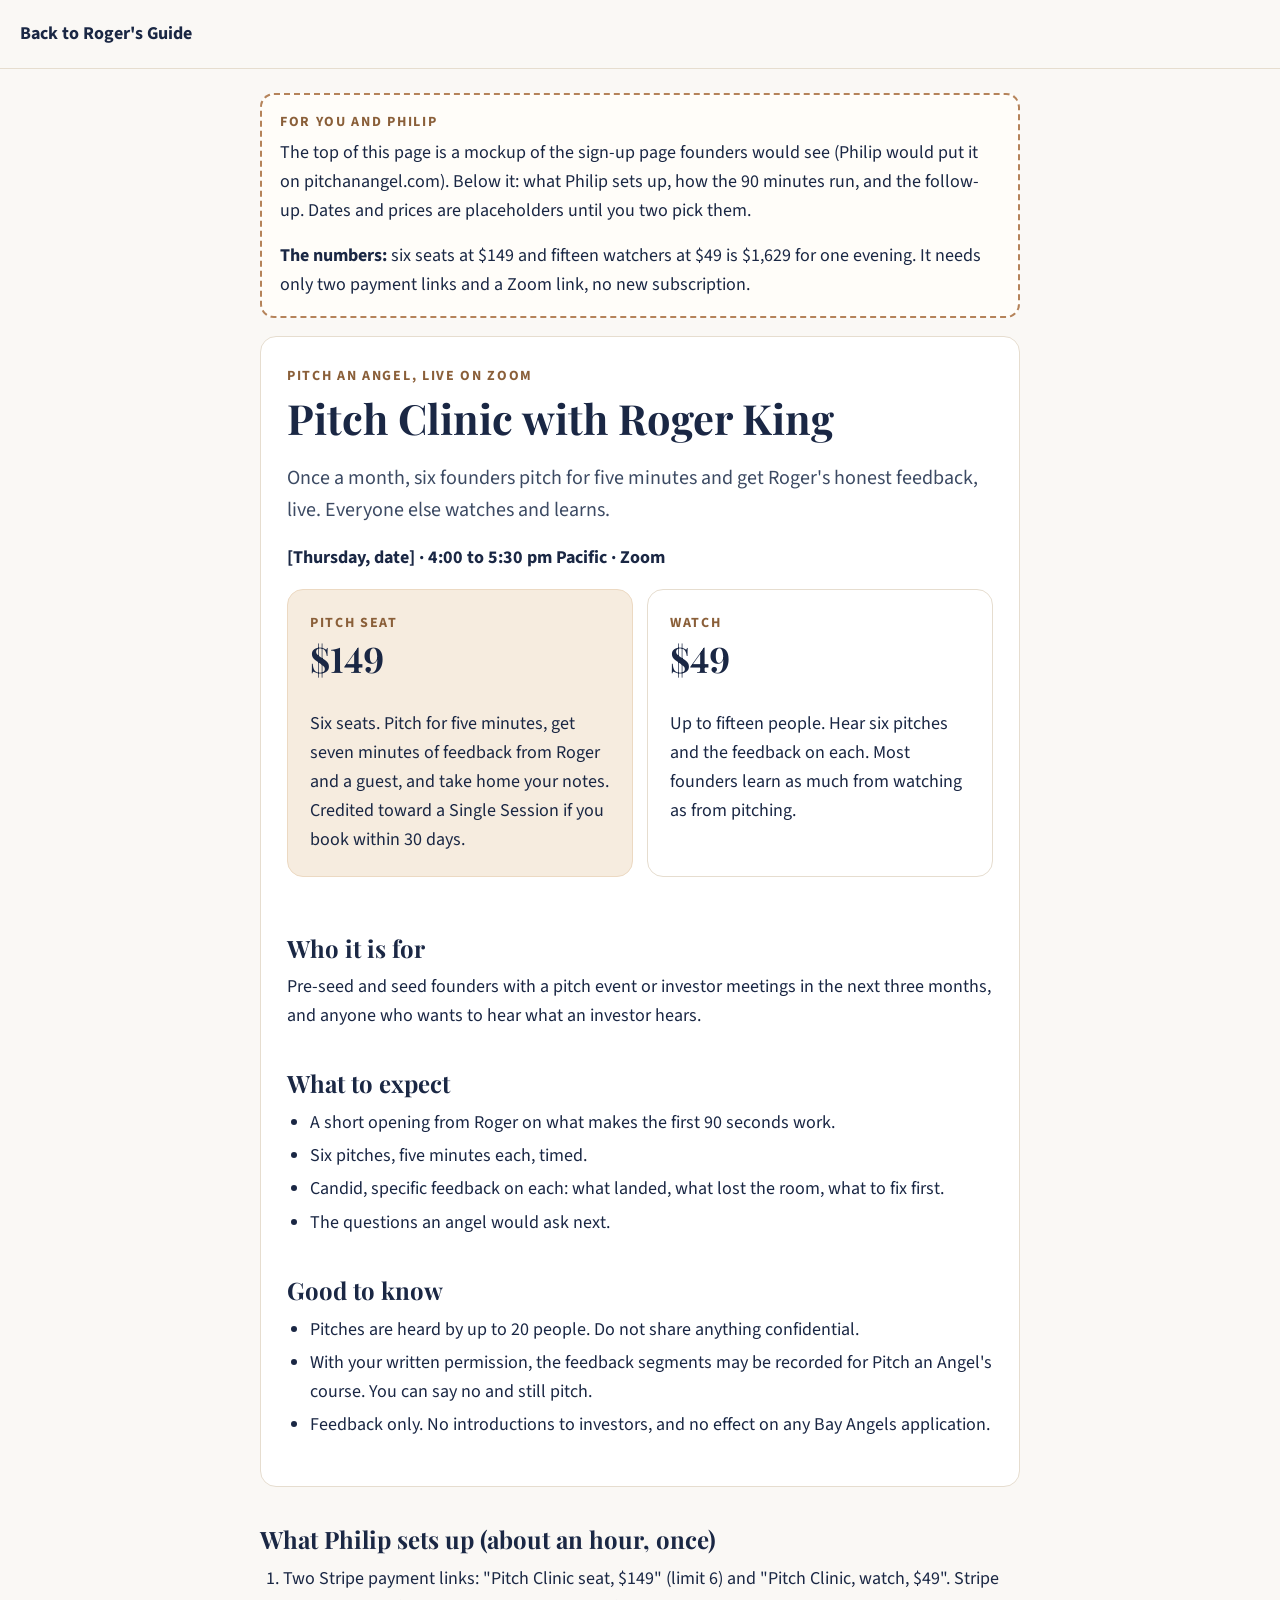
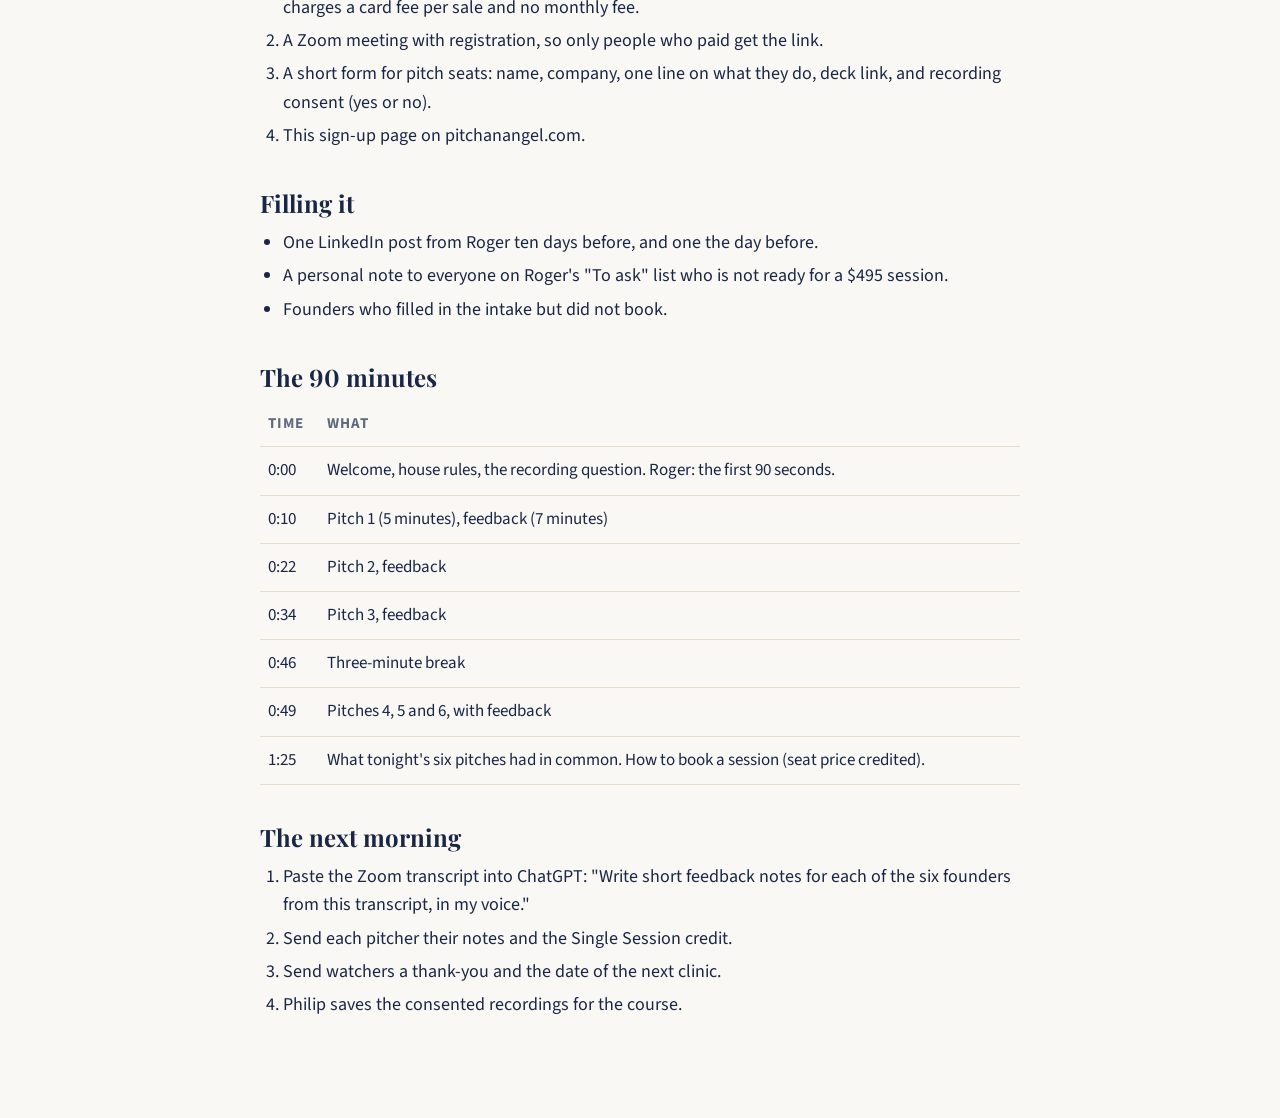
<file: kit/clinic.html>
<!DOCTYPE html>
<html lang="en">
<head>
<meta charset="UTF-8">
<meta name="viewport" content="width=device-width, initial-scale=1">
<meta name="robots" content="noindex, nofollow">
<meta name="color-scheme" content="light">
<title>Pitch Clinic</title>
<link rel="preconnect" href="https://fonts.googleapis.com">
<link rel="preconnect" href="https://fonts.gstatic.com" crossorigin>
<link href="https://fonts.googleapis.com/css2?family=Playfair+Display:wght@600;700&family=Source+Sans+3:ital,wght@0,400;0,600;0,700;1,400&family=JetBrains+Mono&display=swap" rel="stylesheet">
<link rel="stylesheet" href="/kit/kit.css">
</head>
<body>
<div class="bar"><a href="/#build">Back to Roger's Guide</a></div>
<div class="wrap">

<div class="note no-print">
  <p class="eyebrow">For you and Philip</p>
  <p>The top of this page is a mockup of the sign-up page founders would see (Philip would put it on pitchanangel.com). Below it: what Philip sets up, how the 90 minutes run, and the follow-up. Dates and prices are placeholders until you two pick them.</p>
  <p><strong>The numbers:</strong> six seats at $149 and fifteen watchers at $49 is $1,629 for one evening. It needs only two payment links and a Zoom link, no new subscription.</p>
</div>

<section class="page">
  <p class="eyebrow">Pitch an Angel, live on Zoom</p>
  <h1>Pitch Clinic with Roger King</h1>
  <p class="lead">Once a month, six founders pitch for five minutes and get Roger's honest feedback, live. Everyone else watches and learns.</p>
  <p><strong>[Thursday, date] &middot; 4:00 to 5:30 pm Pacific &middot; Zoom</strong></p>

  <div class="grid2">
    <div class="card gold"><p class="eyebrow">Pitch seat</p><p class="price">$149</p><p style="margin:0">Six seats. Pitch for five minutes, get seven minutes of feedback from Roger and a guest, and take home your notes. Credited toward a Single Session if you book within 30 days.</p></div>
    <div class="card"><p class="eyebrow">Watch</p><p class="price">$49</p><p style="margin:0">Up to fifteen people. Hear six pitches and the feedback on each. Most founders learn as much from watching as from pitching.</p></div>
  </div>

  <h2>Who it is for</h2>
  <p>Pre-seed and seed founders with a pitch event or investor meetings in the next three months, and anyone who wants to hear what an investor hears.</p>

  <h2>What to expect</h2>
  <ul>
    <li>A short opening from Roger on what makes the first 90 seconds work.</li>
    <li>Six pitches, five minutes each, timed.</li>
    <li>Candid, specific feedback on each: what landed, what lost the room, what to fix first.</li>
    <li>The questions an angel would ask next.</li>
  </ul>

  <h2>Good to know</h2>
  <ul>
    <li>Pitches are heard by up to 20 people. Do not share anything confidential.</li>
    <li>With your written permission, the feedback segments may be recorded for Pitch an Angel's course. You can say no and still pitch.</li>
    <li>Feedback only. No introductions to investors, and no effect on any Bay Angels application.</li>
  </ul>
</section>

<section class="no-print">
  <h2>What Philip sets up (about an hour, once)</h2>
  <ol>
    <li>Two Stripe payment links: "Pitch Clinic seat, $149" (limit 6) and "Pitch Clinic, watch, $49". Stripe charges a card fee per sale and no monthly fee.</li>
    <li>A Zoom meeting with registration, so only people who paid get the link.</li>
    <li>A short form for pitch seats: name, company, one line on what they do, deck link, and recording consent (yes or no).</li>
    <li>This sign-up page on pitchanangel.com.</li>
  </ol>

  <h2>Filling it</h2>
  <ul>
    <li>One LinkedIn post from Roger ten days before, and one the day before.</li>
    <li>A personal note to everyone on Roger's "To ask" list who is not ready for a $495 session.</li>
    <li>Founders who filled in the intake but did not book.</li>
  </ul>

  <h2>The 90 minutes</h2>
  <table>
    <tr><th>Time</th><th>What</th></tr>
    <tr><td>0:00</td><td>Welcome, house rules, the recording question. Roger: the first 90 seconds.</td></tr>
    <tr><td>0:10</td><td>Pitch 1 (5 minutes), feedback (7 minutes)</td></tr>
    <tr><td>0:22</td><td>Pitch 2, feedback</td></tr>
    <tr><td>0:34</td><td>Pitch 3, feedback</td></tr>
    <tr><td>0:46</td><td>Three-minute break</td></tr>
    <tr><td>0:49</td><td>Pitches 4, 5 and 6, with feedback</td></tr>
    <tr><td>1:25</td><td>What tonight's six pitches had in common. How to book a session (seat price credited).</td></tr>
  </table>

  <h2>The next morning</h2>
  <ol>
    <li>Paste the Zoom transcript into ChatGPT: "Write short feedback notes for each of the six founders from this transcript, in my voice."</li>
    <li>Send each pitcher their notes and the Single Session credit.</li>
    <li>Send watchers a thank-you and the date of the next clinic.</li>
    <li>Philip saves the consented recordings for the course.</li>
  </ol>
</section>

</div>
</body>
</html>
</file>
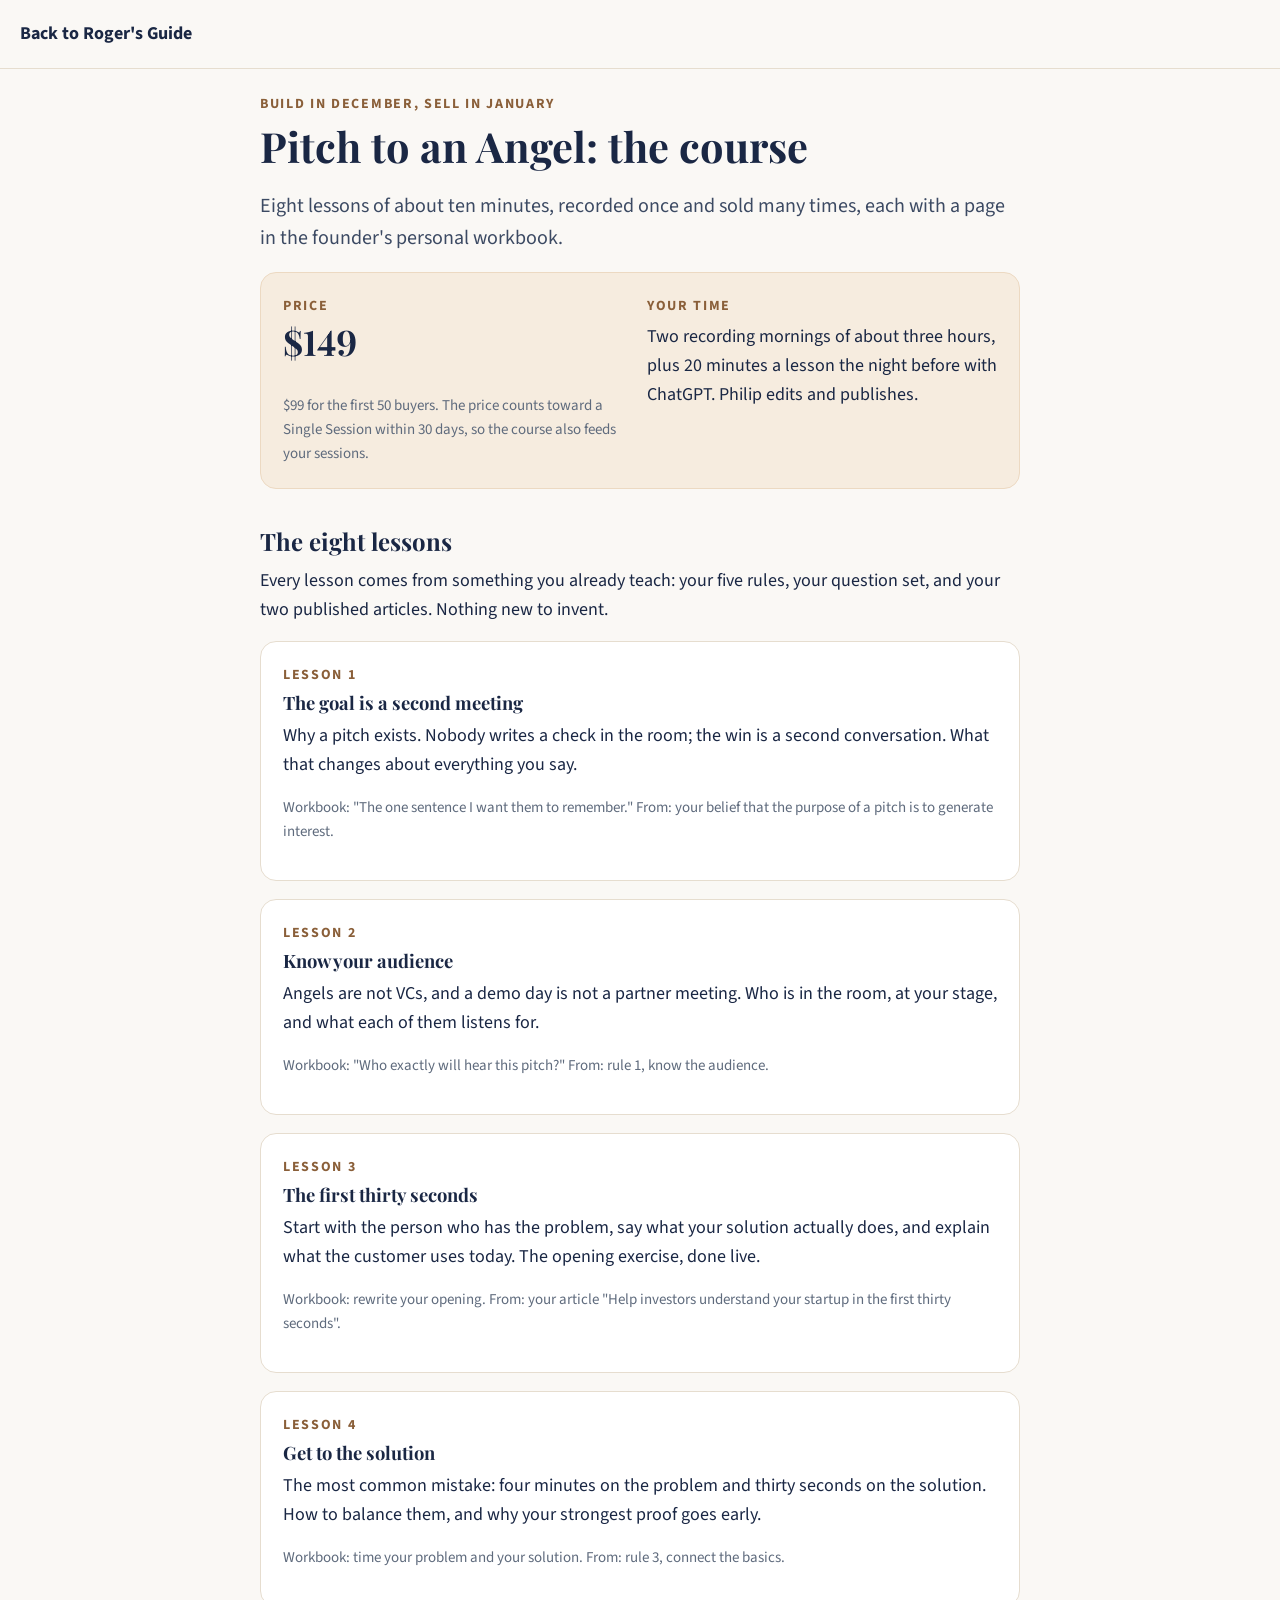
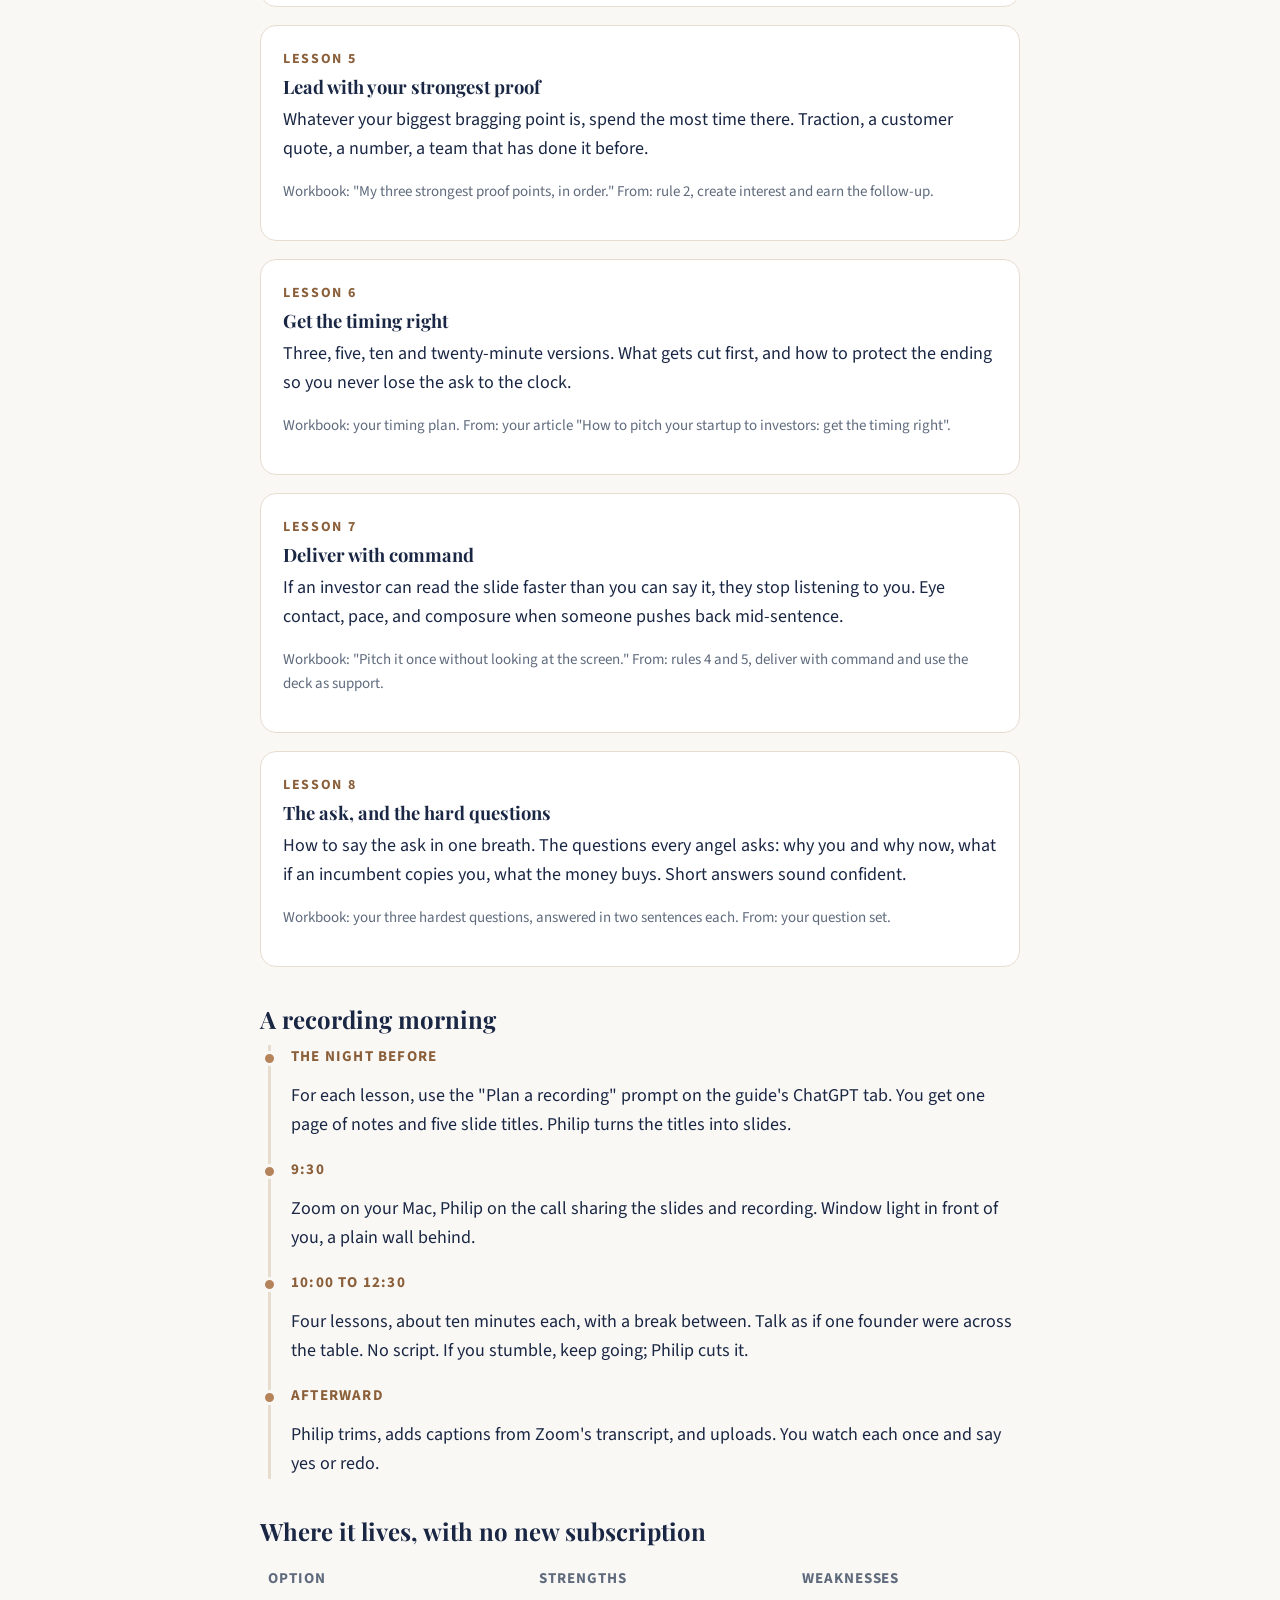
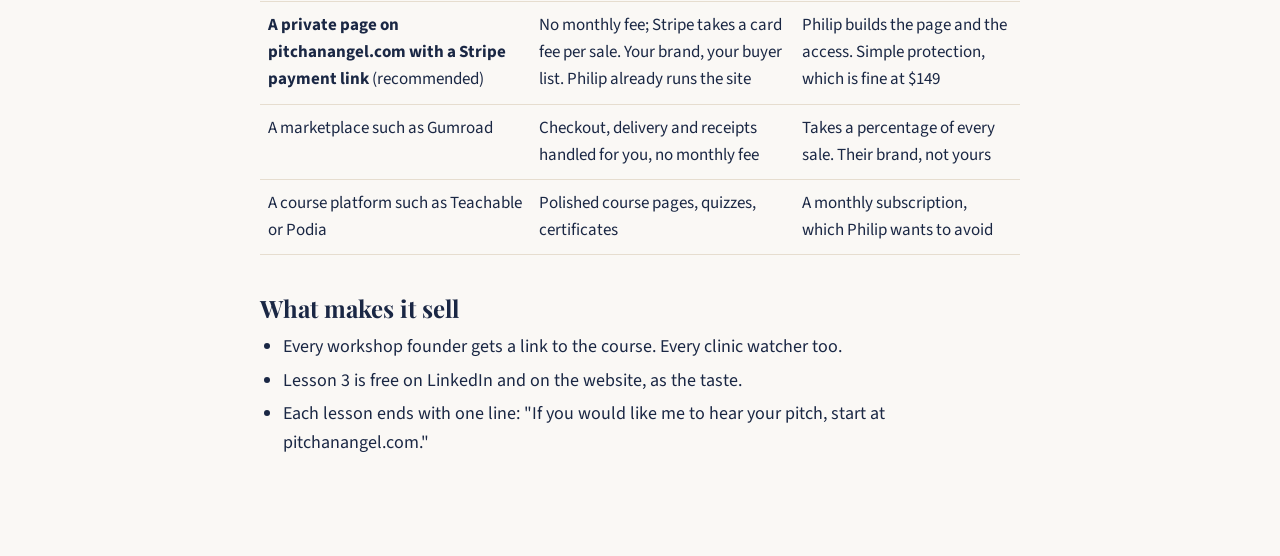
<file: kit/course.html>
<!DOCTYPE html>
<html lang="en">
<head>
<meta charset="UTF-8">
<meta name="viewport" content="width=device-width, initial-scale=1">
<meta name="robots" content="noindex, nofollow">
<meta name="color-scheme" content="light">
<title>The Recorded Course</title>
<link rel="preconnect" href="https://fonts.googleapis.com">
<link rel="preconnect" href="https://fonts.gstatic.com" crossorigin>
<link href="https://fonts.googleapis.com/css2?family=Playfair+Display:wght@600;700&family=Source+Sans+3:ital,wght@0,400;0,600;0,700;1,400&display=swap" rel="stylesheet">
<link rel="stylesheet" href="/kit/kit.css">
</head>
<body>
<div class="bar"><a href="/#build">Back to Roger's Guide</a></div>
<div class="wrap">

<p class="eyebrow">Build in December, sell in January</p>
<h1>Pitch to an Angel: the course</h1>
<p class="lead">Eight lessons of about ten minutes, recorded once and sold many times, each with a page in the founder's personal workbook.</p>

<div class="card gold">
  <div class="grid2">
    <div><p class="eyebrow">Price</p><p class="price">$149</p><p class="small" style="margin:0">$99 for the first 50 buyers. The price counts toward a Single Session within 30 days, so the course also feeds your sessions.</p></div>
    <div><p class="eyebrow">Your time</p><p style="margin:0">Two recording mornings of about three hours, plus 20 minutes a lesson the night before with ChatGPT. Philip edits and publishes.</p></div>
  </div>
</div>

<h2>The eight lessons</h2>
<p>Every lesson comes from something you already teach: your five rules, your question set, and your two published articles. Nothing new to invent.</p>

<div class="card"><p class="eyebrow">Lesson 1</p><h3 style="margin-top:0">The goal is a second meeting</h3><p>Why a pitch exists. Nobody writes a check in the room; the win is a second conversation. What that changes about everything you say.</p><p class="small">Workbook: "The one sentence I want them to remember." From: your belief that the purpose of a pitch is to generate interest.</p></div>
<div class="card"><p class="eyebrow">Lesson 2</p><h3 style="margin-top:0">Know your audience</h3><p>Angels are not VCs, and a demo day is not a partner meeting. Who is in the room, at your stage, and what each of them listens for.</p><p class="small">Workbook: "Who exactly will hear this pitch?" From: rule 1, know the audience.</p></div>
<div class="card"><p class="eyebrow">Lesson 3</p><h3 style="margin-top:0">The first thirty seconds</h3><p>Start with the person who has the problem, say what your solution actually does, and explain what the customer uses today. The opening exercise, done live.</p><p class="small">Workbook: rewrite your opening. From: your article "Help investors understand your startup in the first thirty seconds".</p></div>
<div class="card"><p class="eyebrow">Lesson 4</p><h3 style="margin-top:0">Get to the solution</h3><p>The most common mistake: four minutes on the problem and thirty seconds on the solution. How to balance them, and why your strongest proof goes early.</p><p class="small">Workbook: time your problem and your solution. From: rule 3, connect the basics.</p></div>
<div class="card"><p class="eyebrow">Lesson 5</p><h3 style="margin-top:0">Lead with your strongest proof</h3><p>Whatever your biggest bragging point is, spend the most time there. Traction, a customer quote, a number, a team that has done it before.</p><p class="small">Workbook: "My three strongest proof points, in order." From: rule 2, create interest and earn the follow-up.</p></div>
<div class="card"><p class="eyebrow">Lesson 6</p><h3 style="margin-top:0">Get the timing right</h3><p>Three, five, ten and twenty-minute versions. What gets cut first, and how to protect the ending so you never lose the ask to the clock.</p><p class="small">Workbook: your timing plan. From: your article "How to pitch your startup to investors: get the timing right".</p></div>
<div class="card"><p class="eyebrow">Lesson 7</p><h3 style="margin-top:0">Deliver with command</h3><p>If an investor can read the slide faster than you can say it, they stop listening to you. Eye contact, pace, and composure when someone pushes back mid-sentence.</p><p class="small">Workbook: "Pitch it once without looking at the screen." From: rules 4 and 5, deliver with command and use the deck as support.</p></div>
<div class="card"><p class="eyebrow">Lesson 8</p><h3 style="margin-top:0">The ask, and the hard questions</h3><p>How to say the ask in one breath. The questions every angel asks: why you and why now, what if an incumbent copies you, what the money buys. Short answers sound confident.</p><p class="small">Workbook: your three hardest questions, answered in two sentences each. From: your question set.</p></div>

<h2>A recording morning</h2>
<div class="timeline">
  <div class="it"><p class="when">The night before</p><p>For each lesson, use the "Plan a recording" prompt on the guide's ChatGPT tab. You get one page of notes and five slide titles. Philip turns the titles into slides.</p></div>
  <div class="it"><p class="when">9:30</p><p>Zoom on your Mac, Philip on the call sharing the slides and recording. Window light in front of you, a plain wall behind.</p></div>
  <div class="it"><p class="when">10:00 to 12:30</p><p>Four lessons, about ten minutes each, with a break between. Talk as if one founder were across the table. No script. If you stumble, keep going; Philip cuts it.</p></div>
  <div class="it"><p class="when">Afterward</p><p>Philip trims, adds captions from Zoom's transcript, and uploads. You watch each once and say yes or redo.</p></div>
</div>

<h2>Where it lives, with no new subscription</h2>
<table>
  <tr><th>Option</th><th>Strengths</th><th>Weaknesses</th></tr>
  <tr><td><strong>A private page on pitchanangel.com with a Stripe payment link</strong> (recommended)</td><td>No monthly fee; Stripe takes a card fee per sale. Your brand, your buyer list. Philip already runs the site</td><td>Philip builds the page and the access. Simple protection, which is fine at $149</td></tr>
  <tr><td>A marketplace such as Gumroad</td><td>Checkout, delivery and receipts handled for you, no monthly fee</td><td>Takes a percentage of every sale. Their brand, not yours</td></tr>
  <tr><td>A course platform such as Teachable or Podia</td><td>Polished course pages, quizzes, certificates</td><td>A monthly subscription, which Philip wants to avoid</td></tr>
</table>

<h2>What makes it sell</h2>
<ul>
  <li>Every workshop founder gets a link to the course. Every clinic watcher too.</li>
  <li>Lesson 3 is free on LinkedIn and on the website, as the taste.</li>
  <li>Each lesson ends with one line: "If you would like me to hear your pitch, start at pitchanangel.com."</li>
</ul>

</div>
</body>
</html>
</file>
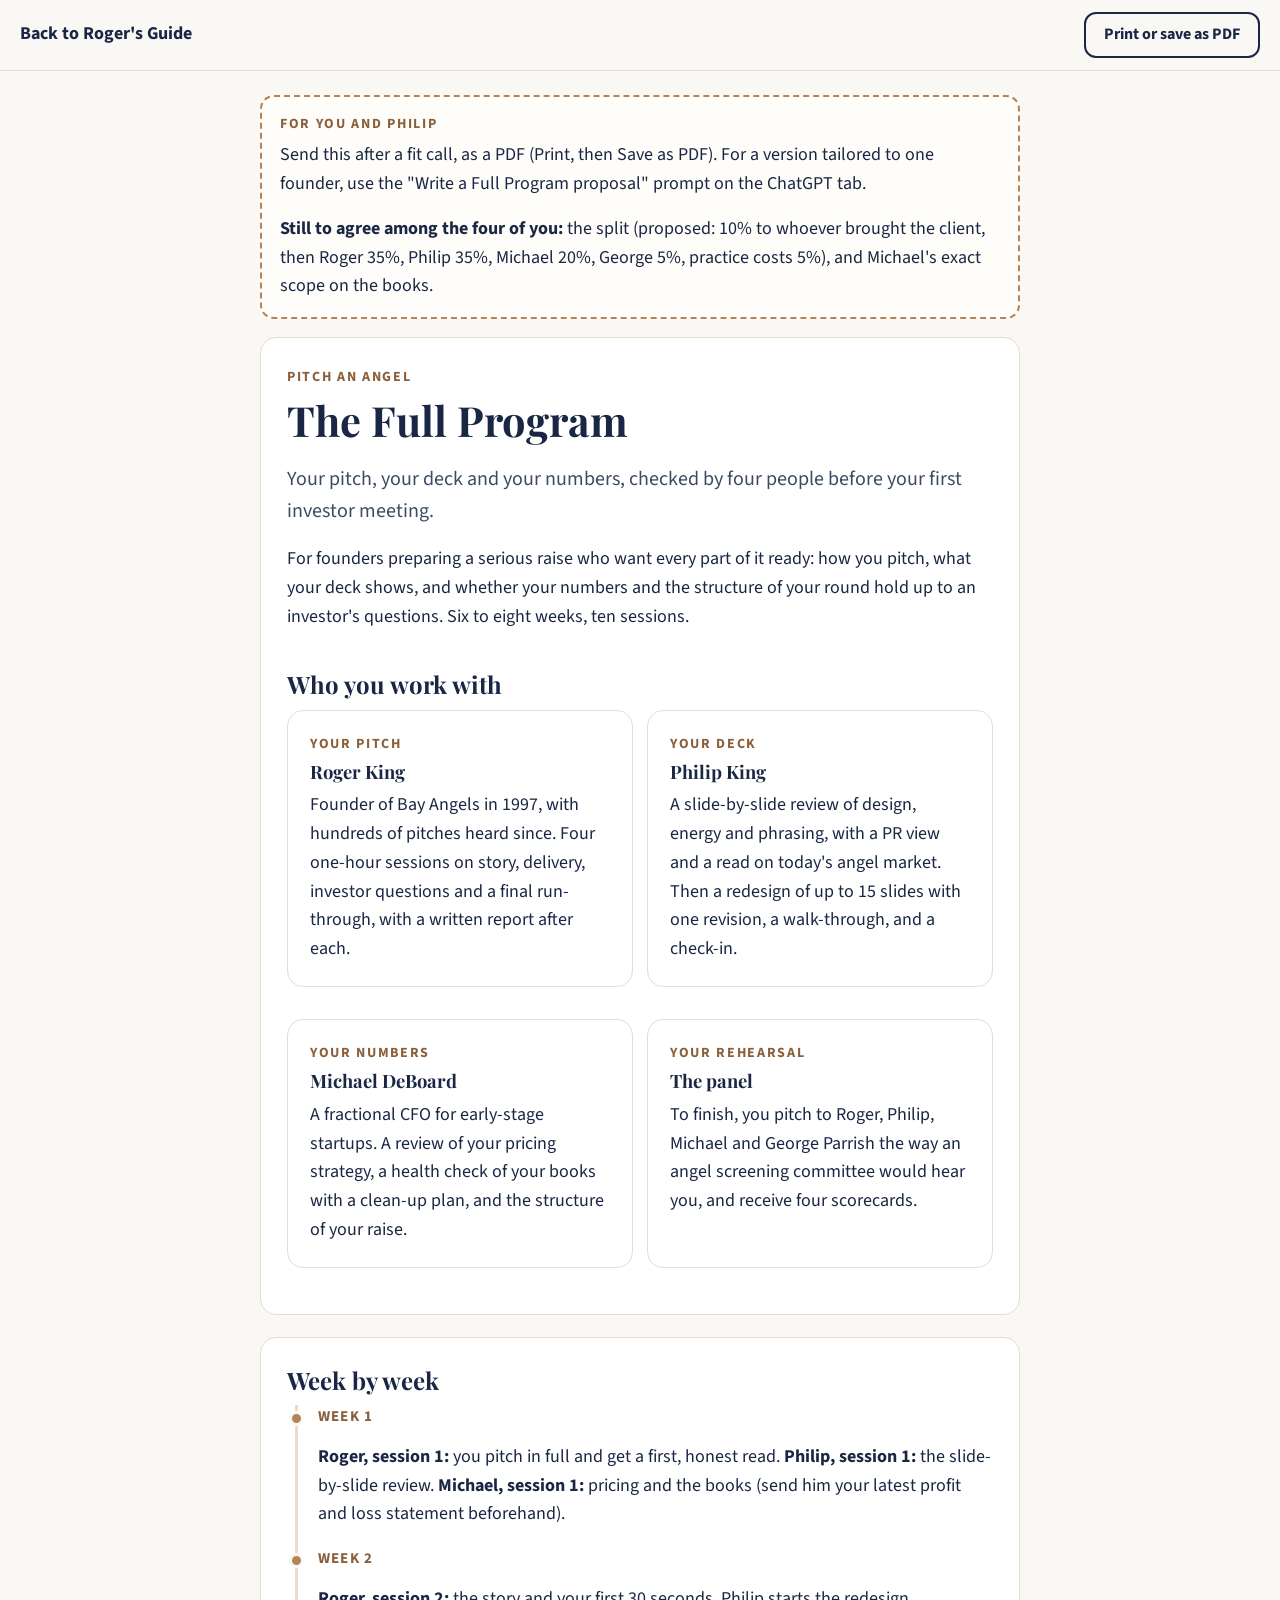
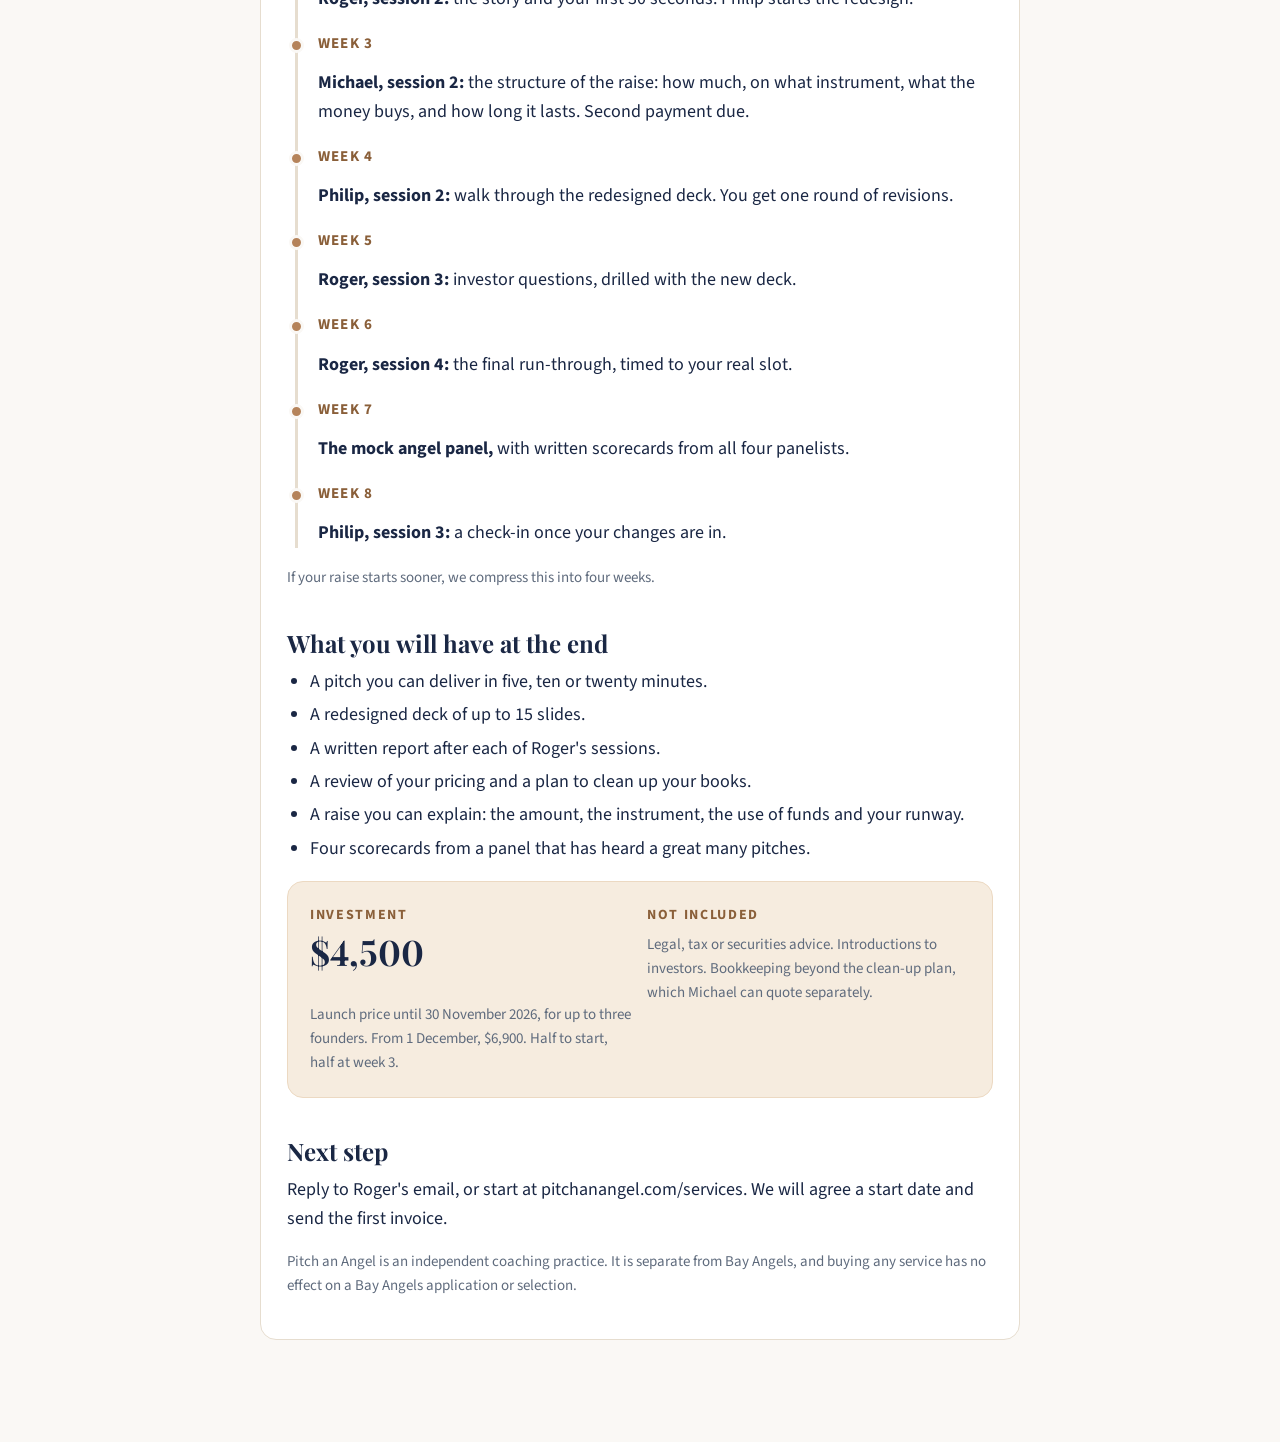
<file: kit/full-program.html>
<!DOCTYPE html>
<html lang="en">
<head>
<meta charset="UTF-8">
<meta name="viewport" content="width=device-width, initial-scale=1">
<meta name="robots" content="noindex, nofollow">
<meta name="color-scheme" content="light">
<title>The Full Program</title>
<link rel="preconnect" href="https://fonts.googleapis.com">
<link rel="preconnect" href="https://fonts.gstatic.com" crossorigin>
<link href="https://fonts.googleapis.com/css2?family=Playfair+Display:wght@600;700&family=Source+Sans+3:ital,wght@0,400;0,600;0,700;1,400&display=swap" rel="stylesheet">
<link rel="stylesheet" href="/kit/kit.css">
</head>
<body>
<div class="bar"><a href="/#build">Back to Roger's Guide</a><button class="btn ghost" onclick="window.print()">Print or save as PDF</button></div>
<div class="wrap">

<div class="note no-print">
  <p class="eyebrow">For you and Philip</p>
  <p>Send this after a fit call, as a PDF (Print, then Save as PDF). For a version tailored to one founder, use the "Write a Full Program proposal" prompt on the ChatGPT tab.</p>
  <p><strong>Still to agree among the four of you:</strong> the split (proposed: 10% to whoever brought the client, then Roger 35%, Philip 35%, Michael 20%, George 5%, practice costs 5%), and Michael's exact scope on the books.</p>
</div>

<section class="page">
  <p class="eyebrow">Pitch an Angel</p>
  <h1>The Full Program</h1>
  <p class="lead">Your pitch, your deck and your numbers, checked by four people before your first investor meeting.</p>
  <p>For founders preparing a serious raise who want every part of it ready: how you pitch, what your deck shows, and whether your numbers and the structure of your round hold up to an investor's questions. Six to eight weeks, ten sessions.</p>

  <h2>Who you work with</h2>
  <div class="grid2">
    <div class="card"><p class="eyebrow">Your pitch</p><h3 style="margin-top:0">Roger King</h3><p style="margin:0">Founder of Bay Angels in 1997, with hundreds of pitches heard since. Four one-hour sessions on story, delivery, investor questions and a final run-through, with a written report after each.</p></div>
    <div class="card"><p class="eyebrow">Your deck</p><h3 style="margin-top:0">Philip King</h3><p style="margin:0">A slide-by-slide review of design, energy and phrasing, with a PR view and a read on today's angel market. Then a redesign of up to 15 slides with one revision, a walk-through, and a check-in.</p></div>
    <div class="card"><p class="eyebrow">Your numbers</p><h3 style="margin-top:0">Michael DeBoard</h3><p style="margin:0">A fractional CFO for early-stage startups. A review of your pricing strategy, a health check of your books with a clean-up plan, and the structure of your raise.</p></div>
    <div class="card"><p class="eyebrow">Your rehearsal</p><h3 style="margin-top:0">The panel</h3><p style="margin:0">To finish, you pitch to Roger, Philip, Michael and George Parrish the way an angel screening committee would hear you, and receive four scorecards.</p></div>
  </div>
</section>

<section class="page">
  <h2 style="margin-top:0">Week by week</h2>
  <div class="timeline">
    <div class="it"><p class="when">Week 1</p><p><strong>Roger, session 1:</strong> you pitch in full and get a first, honest read. <strong>Philip, session 1:</strong> the slide-by-slide review. <strong>Michael, session 1:</strong> pricing and the books (send him your latest profit and loss statement beforehand).</p></div>
    <div class="it"><p class="when">Week 2</p><p><strong>Roger, session 2:</strong> the story and your first 30 seconds. Philip starts the redesign.</p></div>
    <div class="it"><p class="when">Week 3</p><p><strong>Michael, session 2:</strong> the structure of the raise: how much, on what instrument, what the money buys, and how long it lasts. Second payment due.</p></div>
    <div class="it"><p class="when">Week 4</p><p><strong>Philip, session 2:</strong> walk through the redesigned deck. You get one round of revisions.</p></div>
    <div class="it"><p class="when">Week 5</p><p><strong>Roger, session 3:</strong> investor questions, drilled with the new deck.</p></div>
    <div class="it"><p class="when">Week 6</p><p><strong>Roger, session 4:</strong> the final run-through, timed to your real slot.</p></div>
    <div class="it"><p class="when">Week 7</p><p><strong>The mock angel panel,</strong> with written scorecards from all four panelists.</p></div>
    <div class="it"><p class="when">Week 8</p><p><strong>Philip, session 3:</strong> a check-in once your changes are in.</p></div>
  </div>
  <p class="small">If your raise starts sooner, we compress this into four weeks.</p>

  <h2>What you will have at the end</h2>
  <ul>
    <li>A pitch you can deliver in five, ten or twenty minutes.</li>
    <li>A redesigned deck of up to 15 slides.</li>
    <li>A written report after each of Roger's sessions.</li>
    <li>A review of your pricing and a plan to clean up your books.</li>
    <li>A raise you can explain: the amount, the instrument, the use of funds and your runway.</li>
    <li>Four scorecards from a panel that has heard a great many pitches.</li>
  </ul>

  <div class="card gold">
    <div class="grid2">
      <div><p class="eyebrow">Investment</p><p class="price">$4,500</p><p class="small" style="margin:0">Launch price until 30 November 2026, for up to three founders. From 1 December, $6,900. Half to start, half at week 3.</p></div>
      <div><p class="eyebrow">Not included</p><p class="small" style="margin:0">Legal, tax or securities advice. Introductions to investors. Bookkeeping beyond the clean-up plan, which Michael can quote separately.</p></div>
    </div>
  </div>

  <h2>Next step</h2>
  <p>Reply to Roger's email, or start at pitchanangel.com/services. We will agree a start date and send the first invoice.</p>
  <p class="small">Pitch an Angel is an independent coaching practice. It is separate from Bay Angels, and buying any service has no effect on a Bay Angels application or selection.</p>
</section>

</div>
</body>
</html>
</file>
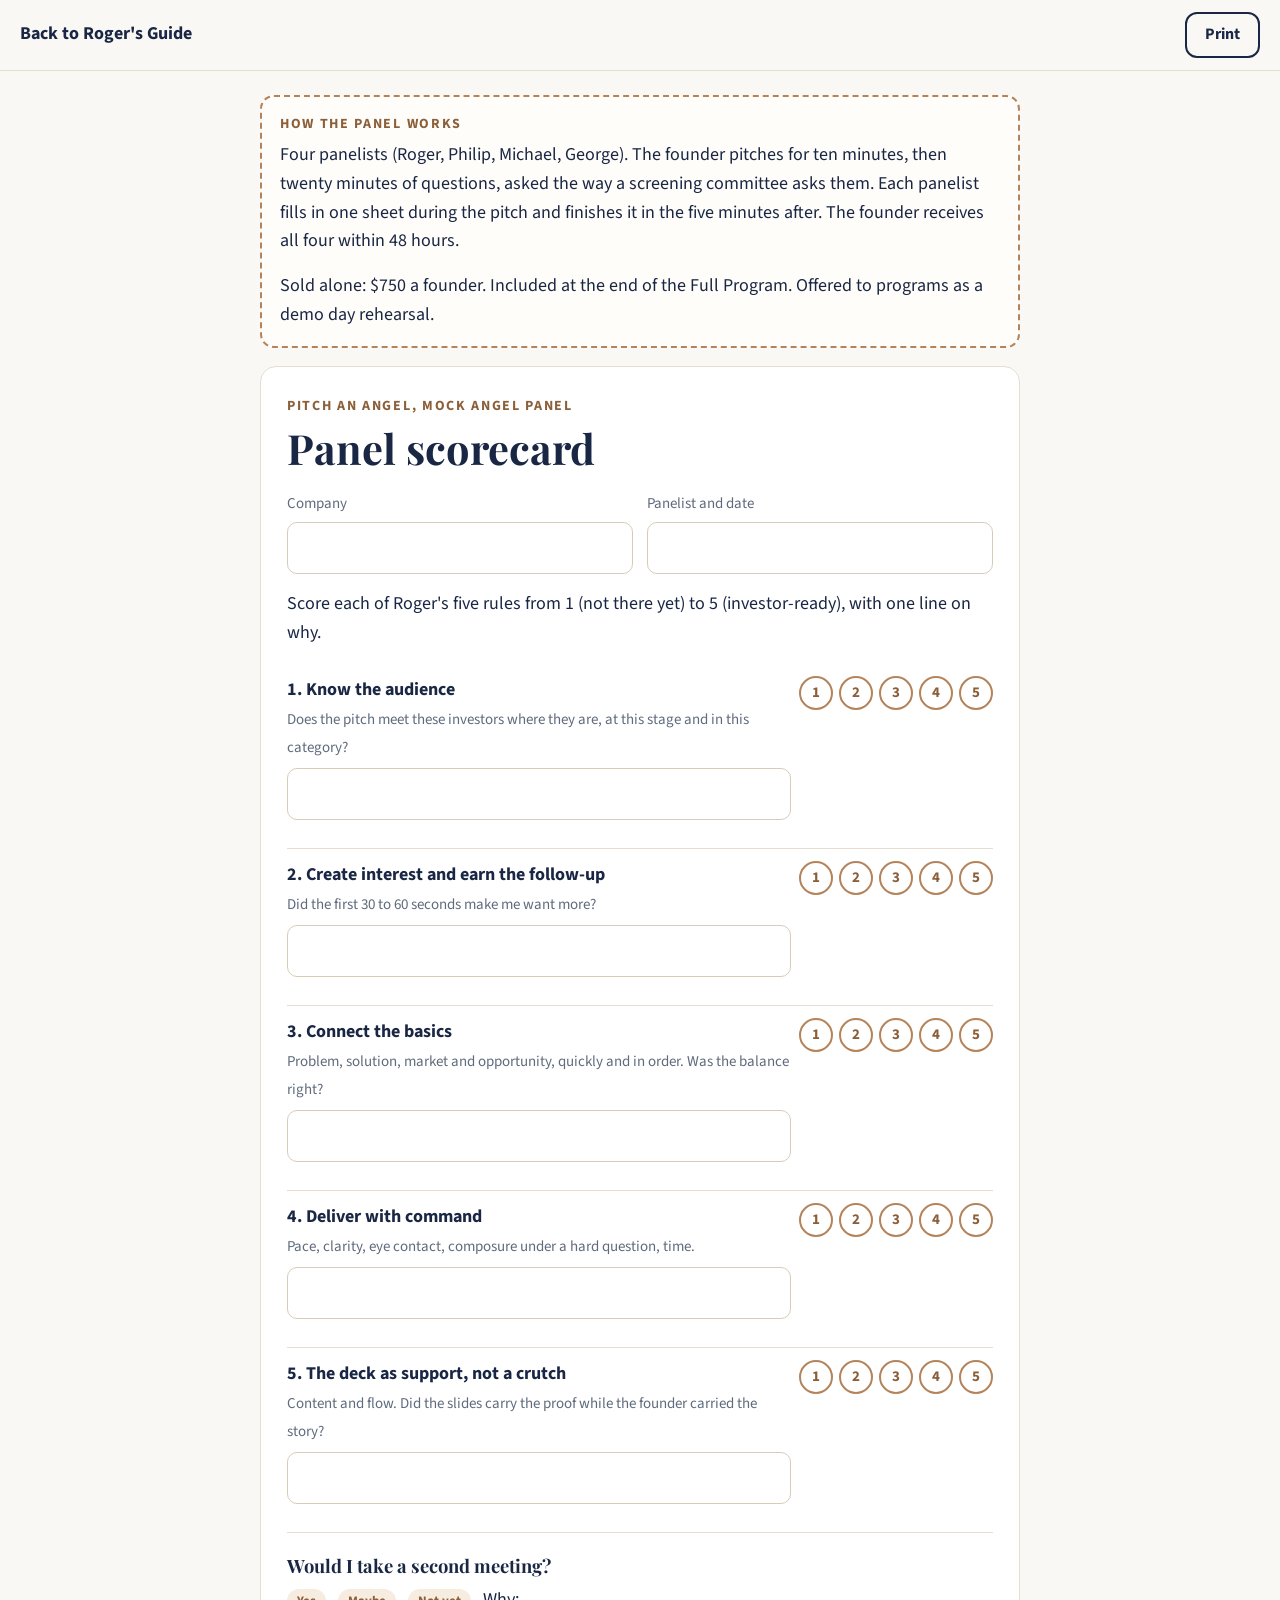
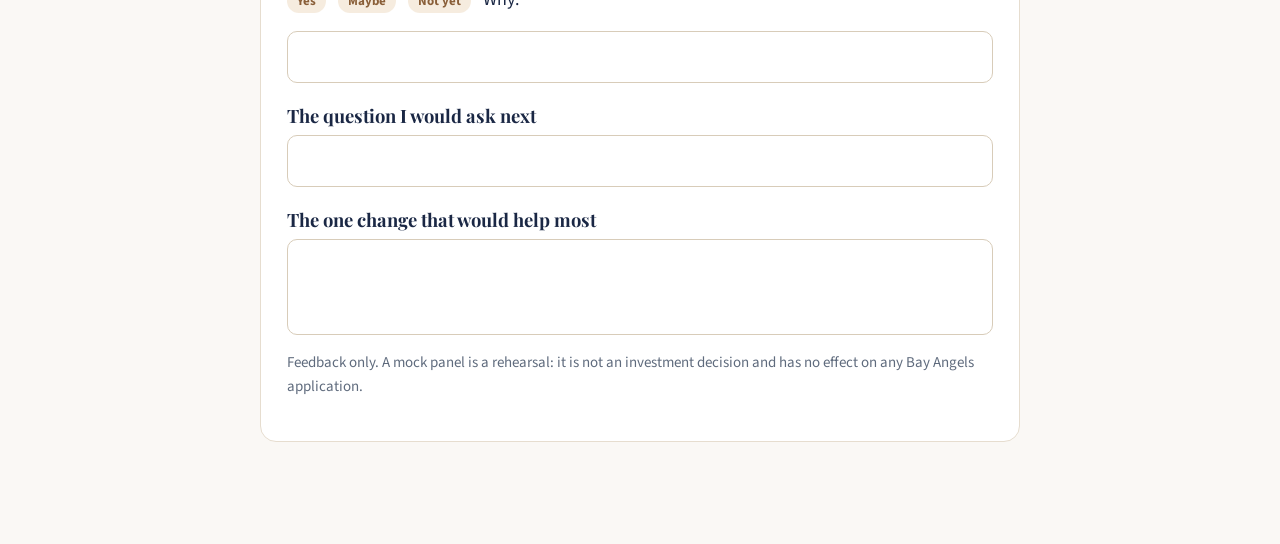
<file: kit/scorecard.html>
<!DOCTYPE html>
<html lang="en">
<head>
<meta charset="UTF-8">
<meta name="viewport" content="width=device-width, initial-scale=1">
<meta name="robots" content="noindex, nofollow">
<meta name="color-scheme" content="light">
<title>Mock Panel Scorecard</title>
<link rel="preconnect" href="https://fonts.googleapis.com">
<link rel="preconnect" href="https://fonts.gstatic.com" crossorigin>
<link href="https://fonts.googleapis.com/css2?family=Playfair+Display:wght@600;700&family=Source+Sans+3:ital,wght@0,400;0,600;0,700;1,400&display=swap" rel="stylesheet">
<link rel="stylesheet" href="/kit/kit.css">
</head>
<body>
<div class="bar"><a href="/#build">Back to Roger's Guide</a><button class="btn ghost" onclick="window.print()">Print</button></div>
<div class="wrap">

<div class="note no-print">
  <p class="eyebrow">How the panel works</p>
  <p>Four panelists (Roger, Philip, Michael, George). The founder pitches for ten minutes, then twenty minutes of questions, asked the way a screening committee asks them. Each panelist fills in one sheet during the pitch and finishes it in the five minutes after. The founder receives all four within 48 hours.</p>
  <p>Sold alone: $750 a founder. Included at the end of the Full Program. Offered to programs as a demo day rehearsal.</p>
</div>

<section class="page">
  <p class="eyebrow">Pitch an Angel, mock angel panel</p>
  <h1>Panel scorecard</h1>
  <div class="grid2">
    <div><p class="small" style="margin:0">Company</p><div class="write short"></div></div>
    <div><p class="small" style="margin:0">Panelist and date</p><div class="write short"></div></div>
  </div>

  <p>Score each of Roger's five rules from 1 (not there yet) to 5 (investor-ready), with one line on why.</p>

  <div class="score"><div><strong>1. Know the audience</strong><br><span class="small">Does the pitch meet these investors where they are, at this stage and in this category?</span><div class="write short"></div></div><div class="dots5"><span>1</span><span>2</span><span>3</span><span>4</span><span>5</span></div></div>
  <div class="score"><div><strong>2. Create interest and earn the follow-up</strong><br><span class="small">Did the first 30 to 60 seconds make me want more?</span><div class="write short"></div></div><div class="dots5"><span>1</span><span>2</span><span>3</span><span>4</span><span>5</span></div></div>
  <div class="score"><div><strong>3. Connect the basics</strong><br><span class="small">Problem, solution, market and opportunity, quickly and in order. Was the balance right?</span><div class="write short"></div></div><div class="dots5"><span>1</span><span>2</span><span>3</span><span>4</span><span>5</span></div></div>
  <div class="score"><div><strong>4. Deliver with command</strong><br><span class="small">Pace, clarity, eye contact, composure under a hard question, time.</span><div class="write short"></div></div><div class="dots5"><span>1</span><span>2</span><span>3</span><span>4</span><span>5</span></div></div>
  <div class="score"><div><strong>5. The deck as support, not a crutch</strong><br><span class="small">Content and flow. Did the slides carry the proof while the founder carried the story?</span><div class="write short"></div></div><div class="dots5"><span>1</span><span>2</span><span>3</span><span>4</span><span>5</span></div></div>

  <h3>Would I take a second meeting?</h3>
  <p><span class="mark">Yes</span> &nbsp; <span class="mark">Maybe</span> &nbsp; <span class="mark">Not yet</span> &nbsp; Why:</p>
  <div class="write short"></div>

  <h3>The question I would ask next</h3>
  <div class="write short"></div>

  <h3>The one change that would help most</h3>
  <div class="write"></div>

  <p class="small">Feedback only. A mock panel is a rehearsal: it is not an investment decision and has no effect on any Bay Angels application.</p>
</section>

</div>
</body>
</html>
</file>
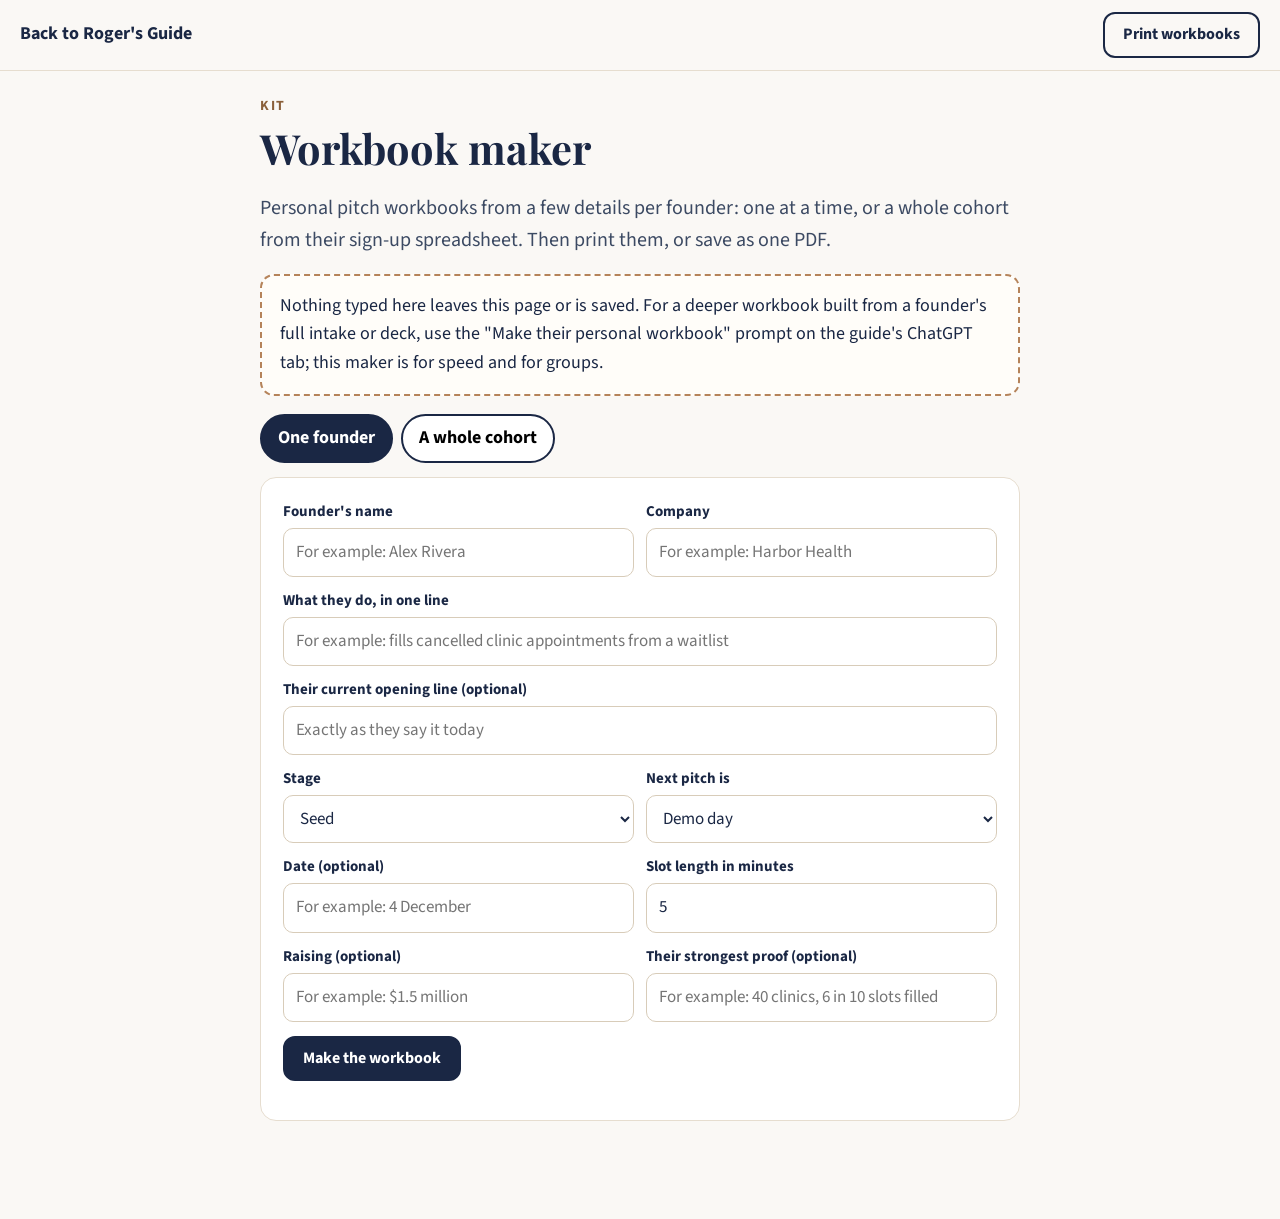
<file: kit/workbook-maker.html>
<!DOCTYPE html>
<html lang="en">
<head>
<meta charset="UTF-8">
<meta name="viewport" content="width=device-width, initial-scale=1">
<meta name="robots" content="noindex, nofollow">
<meta name="color-scheme" content="light">
<title>Workbook Maker</title>
<link rel="preconnect" href="https://fonts.googleapis.com">
<link rel="preconnect" href="https://fonts.gstatic.com" crossorigin>
<link href="https://fonts.googleapis.com/css2?family=Playfair+Display:wght@600;700&family=Source+Sans+3:ital,wght@0,400;0,600;0,700;1,400&family=JetBrains+Mono&display=swap" rel="stylesheet">
<link rel="stylesheet" href="/kit/kit.css">
<style>
.fields{display:grid;gap:12px}
@media (min-width:640px){.fields.two{grid-template-columns:1fr 1fr}}
label.f{display:block;font-weight:700;font-size:15px;margin:0 0 4px}
.in{width:100%;font:inherit;font-size:17px;padding:10px 12px;border:1.5px solid #d8ccb9;border-radius:10px;background:#fff;color:var(--ink);min-height:46px}
textarea.in{min-height:140px;font-family:'JetBrains Mono',ui-monospace,Menlo,monospace;font-size:14px}
.tabs{display:flex;gap:8px;margin:0 0 14px;flex-wrap:wrap}
.tabs button{min-height:44px;padding:8px 16px;border-radius:999px;border:2px solid var(--ink);background:#fff;font:inherit;font-weight:700;cursor:pointer}
.tabs button[aria-pressed="true"]{background:var(--ink);color:#fff}
.err{color:var(--red);font-weight:600}
.wb + .wb{margin-top:30px}
@media print{.wb{break-before:page}.wb:first-child{break-before:auto}}
</style>
</head>
<body>
<div class="bar"><a href="/#build">Back to Roger's Guide</a><button class="btn ghost" id="printBtn" type="button" hidden>Print workbooks</button></div>
<div class="wrap">

<div class="no-print">
  <p class="eyebrow">Kit</p>
  <h1>Workbook maker</h1>
  <p class="lead">Personal pitch workbooks from a few details per founder: one at a time, or a whole cohort from their sign-up spreadsheet. Then print them, or save as one PDF.</p>
  <div class="note"><p>Nothing typed here leaves this page or is saved. For a deeper workbook built from a founder's full intake or deck, use the "Make their personal workbook" prompt on the guide's ChatGPT tab; this maker is for speed and for groups.</p></div>

  <div class="tabs" role="group" aria-label="How many founders">
    <button type="button" data-mode="one" aria-pressed="true">One founder</button>
    <button type="button" data-mode="many" aria-pressed="false">A whole cohort</button>
  </div>

  <form id="one" class="card" autocomplete="off">
    <div class="fields two">
      <div><label class="f" for="name">Founder's name</label><input class="in" id="name" required placeholder="For example: Alex Rivera"></div>
      <div><label class="f" for="company">Company</label><input class="in" id="company" required placeholder="For example: Harbor Health"></div>
    </div>
    <div style="margin-top:12px"><label class="f" for="what">What they do, in one line</label><input class="in" id="what" placeholder="For example: fills cancelled clinic appointments from a waitlist"></div>
    <div style="margin-top:12px"><label class="f" for="opening">Their current opening line (optional)</label><input class="in" id="opening" placeholder="Exactly as they say it today"></div>
    <div class="fields two" style="margin-top:12px">
      <div><label class="f" for="stage">Stage</label><select class="in" id="stage"><option>Pre-seed</option><option selected>Seed</option><option>Series A</option></select></div>
      <div><label class="f" for="event">Next pitch is</label><select class="in" id="event"><option>Demo day</option><option>Angel group</option><option>Investor meeting</option><option>Competition</option></select></div>
      <div><label class="f" for="date">Date (optional)</label><input class="in" id="date" placeholder="For example: 4 December"></div>
      <div><label class="f" for="slot">Slot length in minutes</label><input class="in" id="slot" inputmode="numeric" value="5"></div>
      <div><label class="f" for="raise">Raising (optional)</label><input class="in" id="raise" placeholder="For example: $1.5 million"></div>
      <div><label class="f" for="proof">Their strongest proof (optional)</label><input class="in" id="proof" placeholder="For example: 40 clinics, 6 in 10 slots filled"></div>
    </div>
    <p style="margin-top:14px"><button class="btn" type="submit">Make the workbook</button></p>
  </form>

  <div id="many" class="card" hidden>
    <p>Paste rows from the sign-up spreadsheet (copy straight from Google Sheets or Excel, or a CSV). The first row must be the headings below, in any order. Only <strong>name</strong> and <strong>company</strong> are required.</p>
    <p class="copybox" style="margin:0 0 12px">name, company, what, opening, stage, event, date, slot, raise, proof</p>
    <label class="f" for="rows">Rows</label>
    <textarea class="in" id="rows" placeholder="name&#9;company&#9;what&#9;stage&#9;slot"></textarea>
    <p id="rowsErr" class="err" role="alert"></p>
    <div class="row" style="display:flex;gap:10px;flex-wrap:wrap"><button class="btn" id="makeMany" type="button">Make the workbooks</button><button class="btn ghost" id="sample" type="button">Fill in a sample</button></div>
  </div>
</div>

<div id="out" aria-live="polite"></div>
</div>

<script>
(function () {
'use strict';
function esc(s) { return String(s == null ? '' : s).replace(/[&<>"']/g, function (c) { return { '&': '&amp;', '<': '&lt;', '>': '&gt;', '"': '&quot;', "'": '&#39;' }[c]; }); }

var AUDIENCE = {
  'Demo day': 'A demo day room is mostly angels, many of them former operators. You get one short pitch and few questions, so the room decides from what you say, not from a conversation. The goal is that someone walks up to you afterward.',
  'Angel group': 'An angel group screening committee hears many companies in one sitting and decides in minutes whether to invite you back. They are checking whether you are fundable, whether you are coachable, and whether they understood you.',
  'Investor meeting': 'One investor, or a small partnership, with time to interrupt. Expect questions from the first minute. The goal is a second meeting, so leave them with something they want to check.',
  'Competition': 'A judging panel with a scoring sheet, often from different backgrounds. They score clarity, the size of the opportunity, the team and the presentation itself. Make every part easy to score.'
};
var LISTEN = {
  'Pre-seed': ['Is the problem real, and have you talked to the people who have it?', 'Why is this team the one to solve it?', 'What will this money prove, and by when?'],
  'Seed': ['Do customers pay, and how quickly do they decide?', 'Is this a company, or a feature that a bigger player adds next year?', 'What milestone does this round reach, and what will the next round need to see?'],
  'Series A': ['Are growth and retention strong month after month?', 'Where does the next dollar of growth come from, and what does it cost?', 'Why is now the moment for a larger round?']
};
var QUESTIONS = {
  'Pre-seed': ['Who has paid you, or promised to, and how do you know they will?', 'Why are you the people to build this?', 'What will be true in twelve months that is not true today?'],
  'Seed': ['How do you find customers today, and what does each one cost you?', 'What stops a bigger company from adding this as a feature?', 'What does this round get you to, and how long does it last?'],
  'Series A': ['What are your growth and retention by month for the last year?', 'What breaks first when you triple in size?', 'Why raise this much, now?']
};
var SPLIT = [['Your first 30 seconds', .1], ['The problem', .2], ['The solution and your proof', .3], ['The market and how you make money', .2], ['The team', .1], ['The ask', .1]];

function clock(sec) { sec = Math.round(sec / 5) * 5; var m = Math.floor(sec / 60), s = sec % 60; return m + ':' + (s < 10 ? '0' : '') + s; }
function norm(v, list, d) { v = (v || '').trim().toLowerCase(); for (var i = 0; i < list.length; i++) { if (list[i].toLowerCase().indexOf(v) === 0 && v) return list[i]; } return d; }

function workbook(f) {
  var stage = norm(f.stage, ['Pre-seed', 'Seed', 'Series A'], 'Seed');
  var event = norm(f.event, ['Demo day', 'Angel group', 'Investor meeting', 'Competition'], 'Demo day');
  var slot = Math.max(1, Math.min(30, parseFloat(f.slot) || 5));
  var first = (f.name || '').trim().split(/\s+/)[0] || 'there';
  var co = esc(f.company);
  var total = 0;
  var rows = SPLIT.map(function (p) { var sec = slot * 60 * p[1]; total += sec; return '<tr><td>' + p[0] + '</td><td>' + clock(sec) + '</td><td>' + clock(total) + '</td></tr>'; }).join('');
  var when = esc(event.toLowerCase()) + (f.date ? ', ' + esc(f.date) : '');
  return '<article class="wb">' +
  '<section class="page"><p class="eyebrow">Pitch an Angel</p><h1>' + co + ': your pitch workbook</h1>' +
  '<p class="lead">Prepared by Roger King for ' + esc(f.name) + ', ahead of your ' + when + '.</p>' +
  '<p>Do one section a day with a pencil. Bring it to our session, or into the room.</p>' +
  '<div class="card soft"><p class="eyebrow">You told us</p>' + (f.what ? '<p><strong>What you do:</strong> ' + esc(f.what) + '</p>' : '') + '<p style="margin:0"><strong>Where you are:</strong> ' + esc(stage) + (f.raise ? ', raising ' + esc(f.raise) : '') + '. A ' + slot + '-minute slot.</p></div>' +
  '</section>' +
  '<section class="page"><p class="eyebrow">Section 1</p><h2 style="margin-top:0">Your audience</h2><p>' + AUDIENCE[event] + '</p>' +
  '<p>At ' + esc(stage.toLowerCase()) + ', they are listening for three things:</p><ol>' + LISTEN[stage].map(function (q) { return '<li>' + q + '</li>'; }).join('') + '</ol>' +
  '<h3>Exercise</h3><p>Write the one sentence you want them to repeat at dinner tonight.</p><div class="write"></div></section>' +
  '<section class="page"><p class="eyebrow">Section 2</p><h2 style="margin-top:0">Your first 30 seconds</h2><p>You have about 30 seconds before an investor decides whether to lean in.</p>' +
  (f.opening ? '<p>Your opening today:</p><div class="example">"' + esc(f.opening) + '"</div><p>Read it aloud. Would a stranger know what ' + co + ' does, and why it matters now?</p>' : '') +
  '<p>A strong opening answers four things in plain words: what goes wrong, what you do about it, your proof, and who you are.</p>' +
  (f.proof ? '<p>Your strongest proof, from what you told us: <strong>' + esc(f.proof) + '</strong>. Get it into the first 30 seconds.</p>' : '') +
  '<h3>Write yours</h3><p class="small">What goes wrong. What you do. Your proof. Who you are. Under 30 seconds out loud.</p><div class="write tall"></div></section>' +
  '<section class="page"><p class="eyebrow">Section 3</p><h2 style="margin-top:0">Problem and solution: get to the point</h2><p>The most common mistake: most of the time on the problem and almost none on the solution. In a ' + slot + '-minute slot, the problem gets ' + clock(slot * 60 * .2) + ' at most.</p>' +
  '<div class="grid2"><div><h3>The problem, in two sentences</h3><div class="write"></div></div><div><h3>Your solution, in two sentences</h3><div class="write"></div></div></div></section>' +
  '<section class="page"><p class="eyebrow">Section 4</p><h2 style="margin-top:0">The three questions you will be asked</h2><p>Answer each in two sentences or less. Short answers sound confident.</p>' +
  QUESTIONS[stage].map(function (q, i) { return '<h3>' + (i + 1) + '. "' + q + '"</h3><div class="write short"></div>'; }).join('') + '</section>' +
  '<section class="page"><p class="eyebrow">Section 5</p><h2 style="margin-top:0">Your ask</h2><p>Say it in one breath: how much, on what terms, to reach what, by when.</p>' +
  '<div class="example">"We are raising ' + (f.raise ? esc(f.raise) : '[amount]') + ' on [a SAFE or priced round] to reach [milestone] in [months]."</div><div class="write short"></div></section>' +
  '<section class="page"><p class="eyebrow">Section 6</p><h2 style="margin-top:0">Your ' + slot + ' minutes, planned</h2><table><tr><th>Part</th><th>Time</th><th>Running total</th></tr>' + rows + '</table>' +
  '<p>Whatever your strongest point is, spend the most time there.</p>' +
  '<h3>Practice log</h3><table><tr><th>Date</th><th>Time taken</th><th>One thing to fix</th></tr><tr><td>&nbsp;</td><td></td><td></td></tr><tr><td>&nbsp;</td><td></td><td></td></tr><tr><td>&nbsp;</td><td></td><td></td></tr></table>' +
  '<h3>Next step</h3><p>' + esc(first) + ', if you would like me to hear the full pitch before your ' + esc(event.toLowerCase()) + ', start at pitchanangel.com.</p>' +
  '<p class="small">Roger King, Pitch an Angel. Built on Roger\'s five rules: know the audience, create interest, connect the basics, deliver with command, and use the deck as support, not a crutch.</p></section>' +
  '</article>';
}

function parseRows(text) {
  var lines = text.replace(/\r/g, '').split('\n').filter(function (l) { return l.trim(); });
  if (lines.length < 2) throw new Error('Paste the heading row and at least one founder.');
  var sep = lines[0].indexOf('\t') >= 0 ? '\t' : ',';
  function split(line) {
    if (sep === '\t') return line.split('\t');
    var out = [], cur = '', q = false;
    for (var i = 0; i < line.length; i++) {
      var c = line[i];
      if (c === '"') { if (q && line[i + 1] === '"') { cur += '"'; i++; } else q = !q; }
      else if (c === ',' && !q) { out.push(cur); cur = ''; }
      else cur += c;
    }
    out.push(cur); return out;
  }
  var head = split(lines[0]).map(function (h) { return h.trim().toLowerCase(); });
  if (head.indexOf('name') < 0 || head.indexOf('company') < 0) throw new Error('The first row needs headings, including "name" and "company".');
  return lines.slice(1).map(function (l) {
    var cells = split(l), o = {};
    head.forEach(function (h, i) { o[h] = (cells[i] || '').trim(); });
    return o;
  }).filter(function (o) { return o.name && o.company; });
}

var out = document.getElementById('out'), printBtn = document.getElementById('printBtn');
function show(list) {
  out.innerHTML = '<p class="no-print small" style="margin:24px 0 12px">' + list.length + ' workbook' + (list.length === 1 ? '' : 's') + ' ready. Use Print workbooks at the top, then Save as PDF to email them.</p>' + list.map(workbook).join('');
  printBtn.hidden = false;
  out.scrollIntoView({ behavior: 'smooth' });
}

document.querySelectorAll('[data-mode]').forEach(function (b) {
  b.addEventListener('click', function () {
    var many = b.getAttribute('data-mode') === 'many';
    document.querySelectorAll('[data-mode]').forEach(function (x) { x.setAttribute('aria-pressed', String(x === b)); });
    document.getElementById('one').hidden = many;
    document.getElementById('many').hidden = !many;
  });
});
document.getElementById('one').addEventListener('submit', function (e) {
  e.preventDefault();
  var f = {};
  ['name', 'company', 'what', 'opening', 'stage', 'event', 'date', 'slot', 'raise', 'proof'].forEach(function (k) { f[k] = document.getElementById(k).value; });
  show([f]);
});
document.getElementById('makeMany').addEventListener('click', function () {
  var err = document.getElementById('rowsErr'); err.textContent = '';
  try { var list = parseRows(document.getElementById('rows').value); if (!list.length) throw new Error('No rows with both a name and a company.'); show(list); }
  catch (e) { err.textContent = e.message; }
});
document.getElementById('sample').addEventListener('click', function () {
  document.getElementById('rows').value = 'name,company,what,opening,stage,event,date,slot,raise,proof\n' +
    'Alex Rivera,Harbor Health,fills cancelled clinic appointments from a waitlist,"Harbor Health is an AI-powered patient engagement platform",Seed,Demo day,4 December,5,$1.5 million,"40 clinics, 6 in 10 slots filled"\n' +
    'Sam Okafor,Tidewater Robotics,builds robots that inspect ship hulls underwater,,Pre-seed,Angel group,,10,$750k,two paid pilots with port operators\n' +
    'Priya Nair,Month End Co,automates month-end close for small accounting firms,,Series A,Investor meeting,,20,$8 million,"$2.1M annual revenue, 140% net retention"';
});
printBtn.addEventListener('click', function () { window.print(); });
})();
</script>
</body>
</html>
</file>
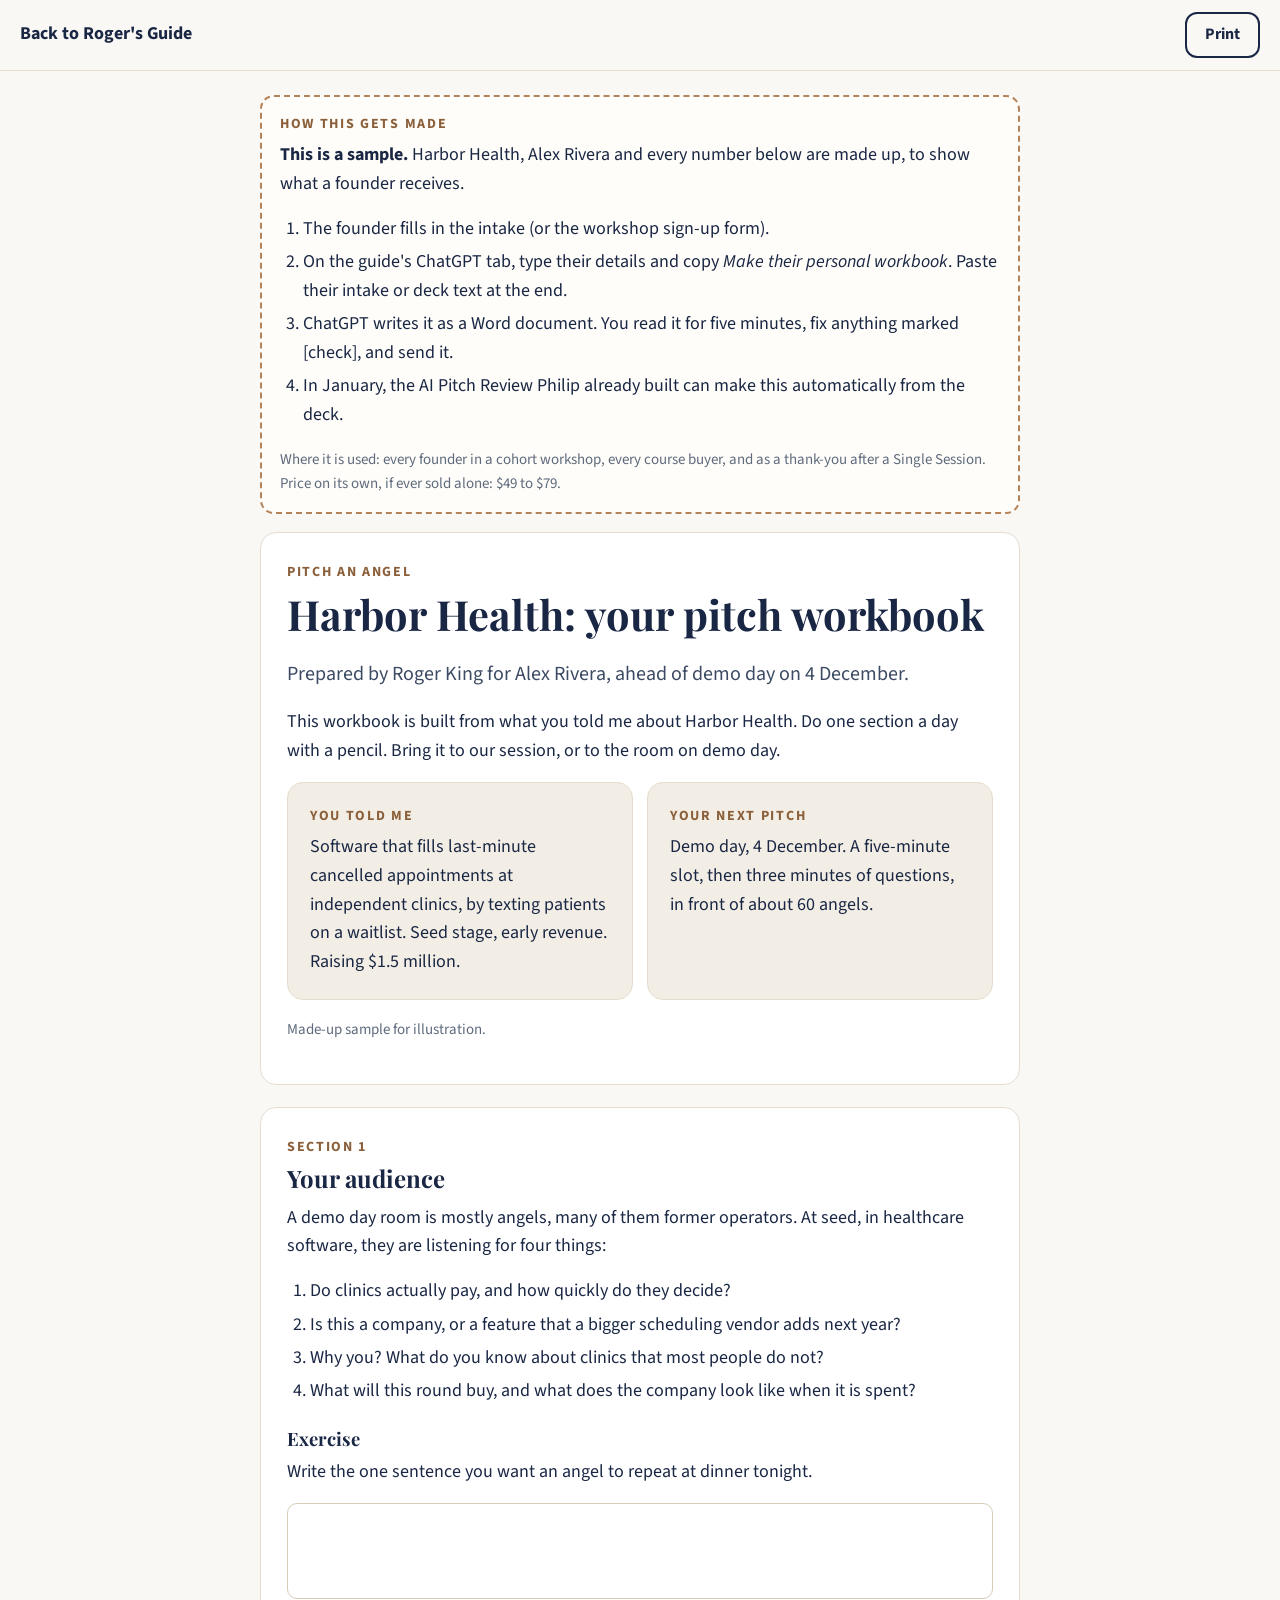
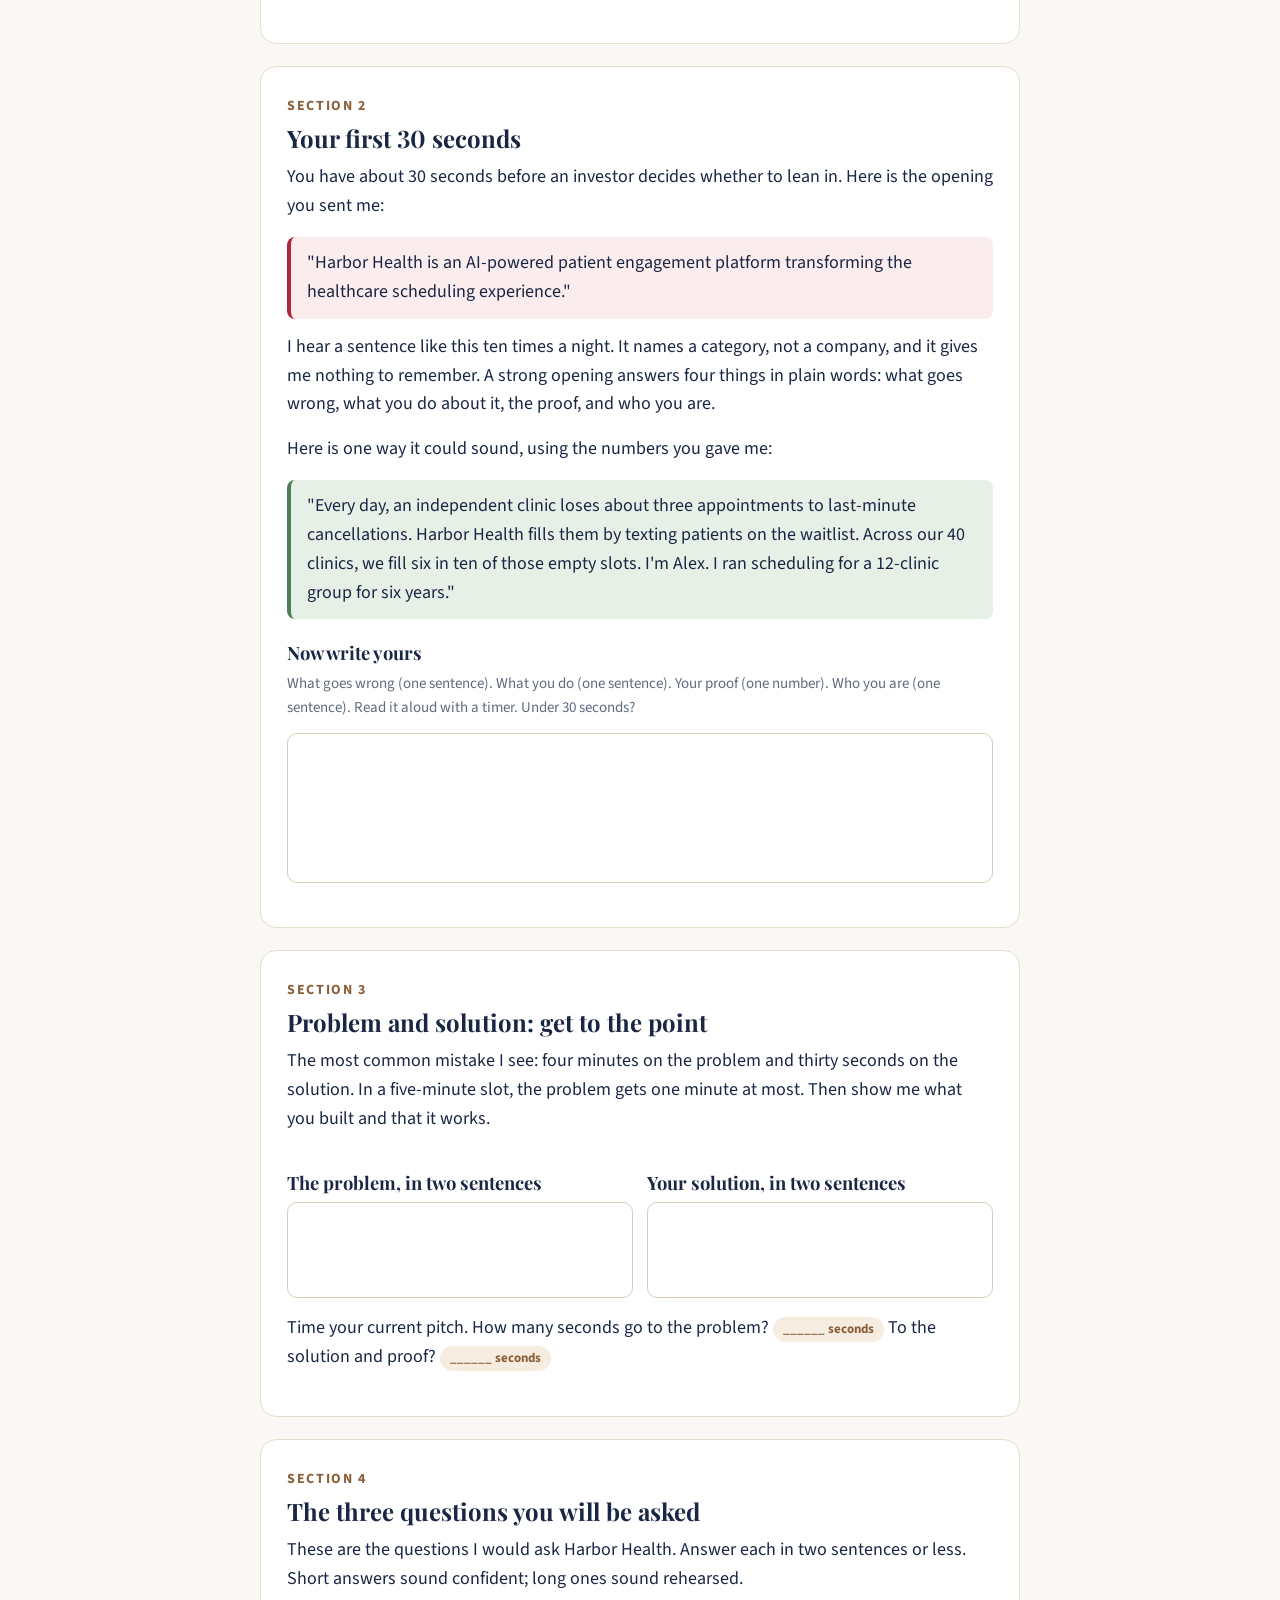
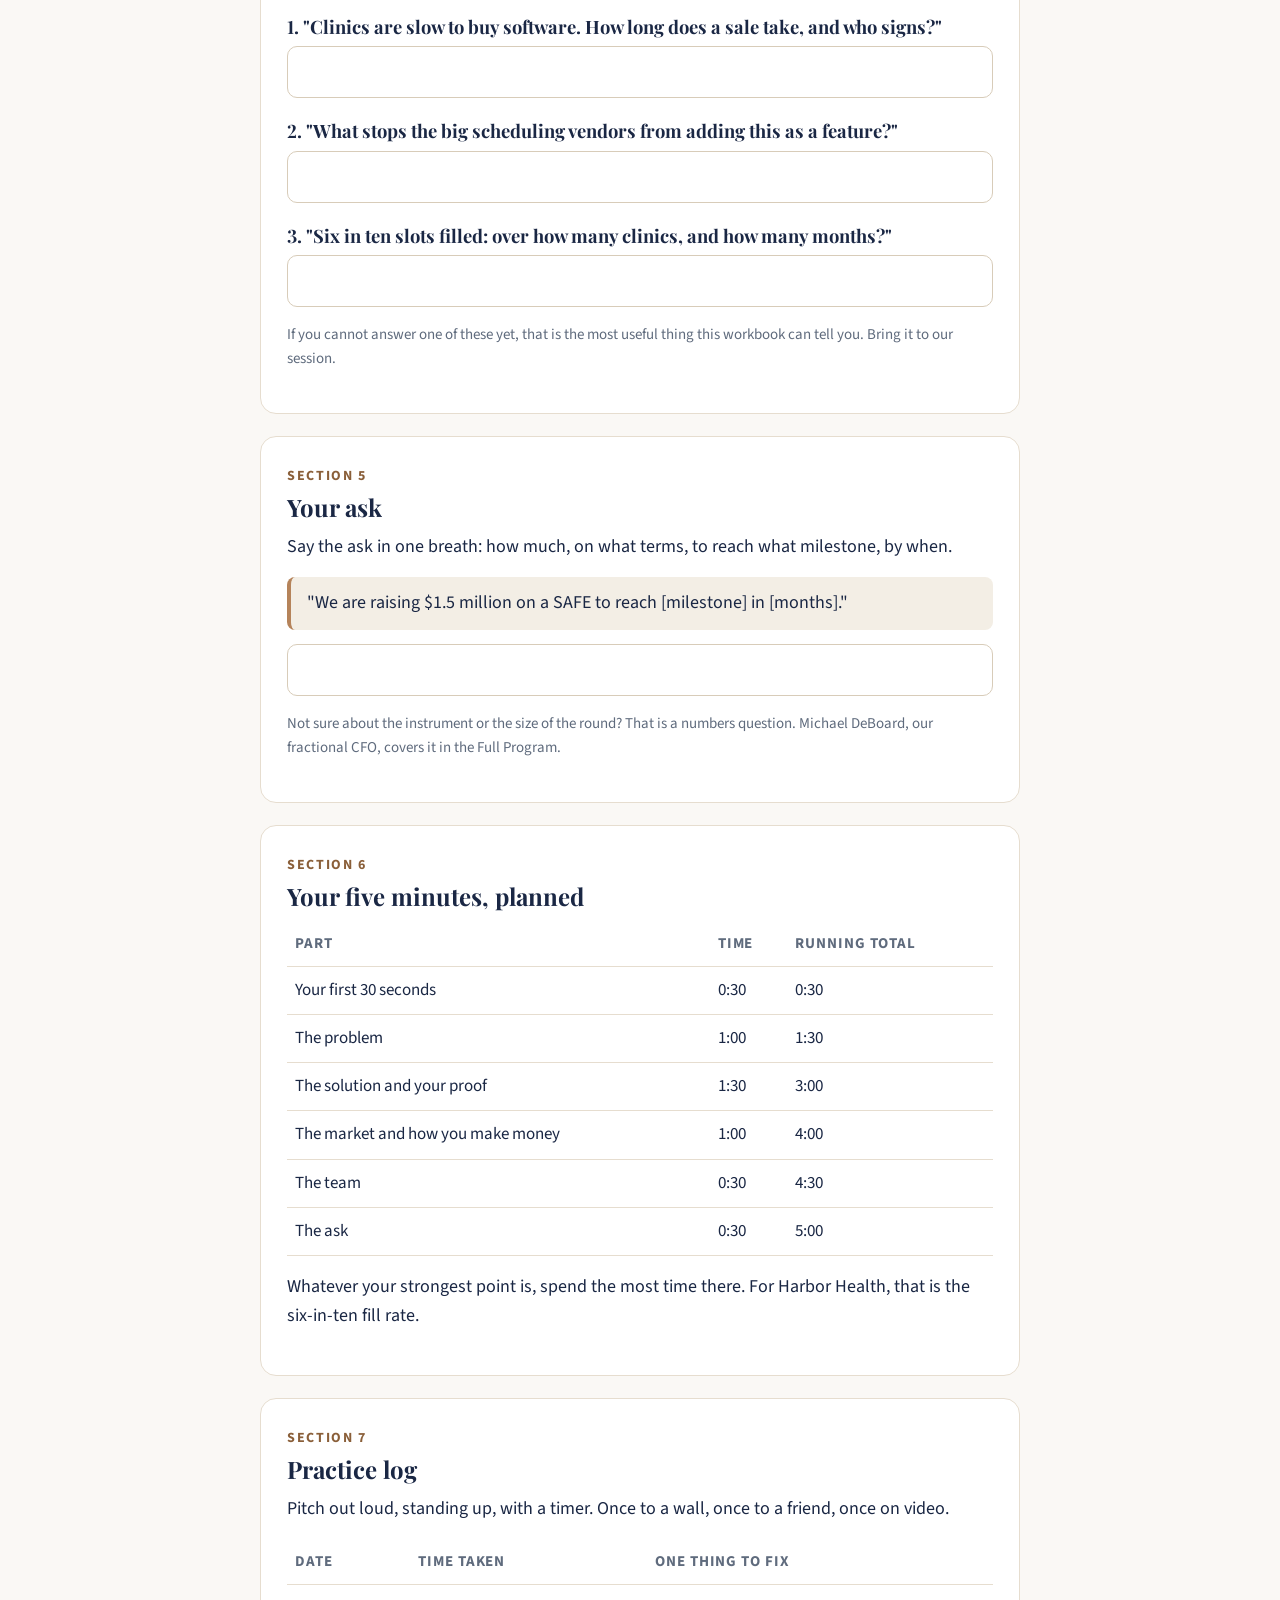
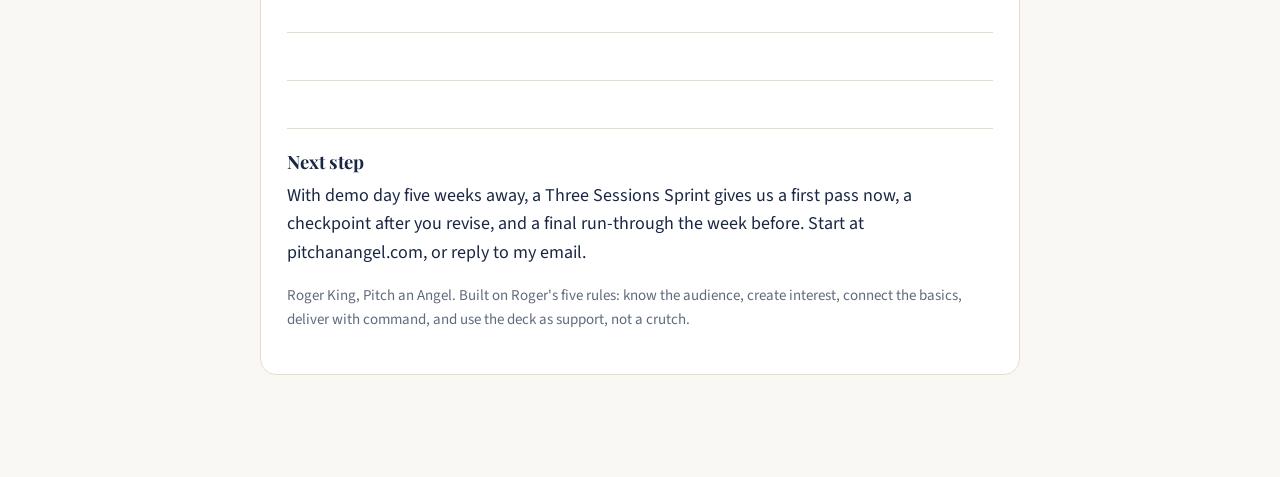
<file: kit/workbook.html>
<!DOCTYPE html>
<html lang="en">
<head>
<meta charset="UTF-8">
<meta name="viewport" content="width=device-width, initial-scale=1">
<meta name="robots" content="noindex, nofollow">
<meta name="color-scheme" content="light">
<title>Sample Pitch Workbook</title>
<link rel="preconnect" href="https://fonts.googleapis.com">
<link rel="preconnect" href="https://fonts.gstatic.com" crossorigin>
<link href="https://fonts.googleapis.com/css2?family=Playfair+Display:wght@600;700&family=Source+Sans+3:ital,wght@0,400;0,600;0,700;1,400&family=JetBrains+Mono&display=swap" rel="stylesheet">
<link rel="stylesheet" href="/kit/kit.css">
</head>
<body>
<div class="bar"><a href="/#build">Back to Roger's Guide</a><button class="btn ghost" onclick="window.print()">Print</button></div>
<div class="wrap">

<div class="note no-print">
  <p class="eyebrow">How this gets made</p>
  <p><strong>This is a sample.</strong> Harbor Health, Alex Rivera and every number below are made up, to show what a founder receives.</p>
  <ol>
    <li>The founder fills in the intake (or the workshop sign-up form).</li>
    <li>On the guide's ChatGPT tab, type their details and copy <em>Make their personal workbook</em>. Paste their intake or deck text at the end.</li>
    <li>ChatGPT writes it as a Word document. You read it for five minutes, fix anything marked [check], and send it.</li>
    <li>In January, the AI Pitch Review Philip already built can make this automatically from the deck.</li>
  </ol>
  <p class="small">Where it is used: every founder in a cohort workshop, every course buyer, and as a thank-you after a Single Session. Price on its own, if ever sold alone: $49 to $79.</p>
</div>

<section class="page">
  <p class="eyebrow">Pitch an Angel</p>
  <h1>Harbor Health: your pitch workbook</h1>
  <p class="lead">Prepared by Roger King for Alex Rivera, ahead of demo day on 4 December.</p>
  <p>This workbook is built from what you told me about Harbor Health. Do one section a day with a pencil. Bring it to our session, or to the room on demo day.</p>
  <div class="grid2">
    <div class="card soft"><p class="eyebrow">You told me</p><p style="margin:0">Software that fills last-minute cancelled appointments at independent clinics, by texting patients on a waitlist. Seed stage, early revenue. Raising $1.5 million.</p></div>
    <div class="card soft"><p class="eyebrow">Your next pitch</p><p style="margin:0">Demo day, 4 December. A five-minute slot, then three minutes of questions, in front of about 60 angels.</p></div>
  </div>
  <p class="small">Made-up sample for illustration.</p>
</section>

<section class="page">
  <p class="eyebrow">Section 1</p>
  <h2 style="margin-top:0">Your audience</h2>
  <p>A demo day room is mostly angels, many of them former operators. At seed, in healthcare software, they are listening for four things:</p>
  <ol>
    <li>Do clinics actually pay, and how quickly do they decide?</li>
    <li>Is this a company, or a feature that a bigger scheduling vendor adds next year?</li>
    <li>Why you? What do you know about clinics that most people do not?</li>
    <li>What will this round buy, and what does the company look like when it is spent?</li>
  </ol>
  <h3>Exercise</h3>
  <p>Write the one sentence you want an angel to repeat at dinner tonight.</p>
  <div class="write"></div>
</section>

<section class="page">
  <p class="eyebrow">Section 2</p>
  <h2 style="margin-top:0">Your first 30 seconds</h2>
  <p>You have about 30 seconds before an investor decides whether to lean in. Here is the opening you sent me:</p>
  <div class="example bad">"Harbor Health is an AI-powered patient engagement platform transforming the healthcare scheduling experience."</div>
  <p>I hear a sentence like this ten times a night. It names a category, not a company, and it gives me nothing to remember. A strong opening answers four things in plain words: what goes wrong, what you do about it, the proof, and who you are.</p>
  <p>Here is one way it could sound, using the numbers you gave me:</p>
  <div class="example good">"Every day, an independent clinic loses about three appointments to last-minute cancellations. Harbor Health fills them by texting patients on the waitlist. Across our 40 clinics, we fill six in ten of those empty slots. I'm Alex. I ran scheduling for a 12-clinic group for six years."</div>
  <h3>Now write yours</h3>
  <p class="small">What goes wrong (one sentence). What you do (one sentence). Your proof (one number). Who you are (one sentence). Read it aloud with a timer. Under 30 seconds?</p>
  <div class="write tall"></div>
</section>

<section class="page">
  <p class="eyebrow">Section 3</p>
  <h2 style="margin-top:0">Problem and solution: get to the point</h2>
  <p>The most common mistake I see: four minutes on the problem and thirty seconds on the solution. In a five-minute slot, the problem gets one minute at most. Then show me what you built and that it works.</p>
  <div class="grid2">
    <div><h3>The problem, in two sentences</h3><div class="write"></div></div>
    <div><h3>Your solution, in two sentences</h3><div class="write"></div></div>
  </div>
  <p>Time your current pitch. How many seconds go to the problem? <span class="mark">______ seconds</span> To the solution and proof? <span class="mark">______ seconds</span></p>
</section>

<section class="page">
  <p class="eyebrow">Section 4</p>
  <h2 style="margin-top:0">The three questions you will be asked</h2>
  <p>These are the questions I would ask Harbor Health. Answer each in two sentences or less. Short answers sound confident; long ones sound rehearsed.</p>
  <h3>1. "Clinics are slow to buy software. How long does a sale take, and who signs?"</h3>
  <div class="write short"></div>
  <h3>2. "What stops the big scheduling vendors from adding this as a feature?"</h3>
  <div class="write short"></div>
  <h3>3. "Six in ten slots filled: over how many clinics, and how many months?"</h3>
  <div class="write short"></div>
  <p class="small">If you cannot answer one of these yet, that is the most useful thing this workbook can tell you. Bring it to our session.</p>
</section>

<section class="page">
  <p class="eyebrow">Section 5</p>
  <h2 style="margin-top:0">Your ask</h2>
  <p>Say the ask in one breath: how much, on what terms, to reach what milestone, by when.</p>
  <div class="example">"We are raising $1.5 million on a SAFE to reach [milestone] in [months]."</div>
  <div class="write short"></div>
  <p class="small">Not sure about the instrument or the size of the round? That is a numbers question. Michael DeBoard, our fractional CFO, covers it in the Full Program.</p>
</section>

<section class="page">
  <p class="eyebrow">Section 6</p>
  <h2 style="margin-top:0">Your five minutes, planned</h2>
  <table>
    <tr><th>Part</th><th>Time</th><th>Running total</th></tr>
    <tr><td>Your first 30 seconds</td><td>0:30</td><td>0:30</td></tr>
    <tr><td>The problem</td><td>1:00</td><td>1:30</td></tr>
    <tr><td>The solution and your proof</td><td>1:30</td><td>3:00</td></tr>
    <tr><td>The market and how you make money</td><td>1:00</td><td>4:00</td></tr>
    <tr><td>The team</td><td>0:30</td><td>4:30</td></tr>
    <tr><td>The ask</td><td>0:30</td><td>5:00</td></tr>
  </table>
  <p>Whatever your strongest point is, spend the most time there. For Harbor Health, that is the six-in-ten fill rate.</p>
</section>

<section class="page">
  <p class="eyebrow">Section 7</p>
  <h2 style="margin-top:0">Practice log</h2>
  <p>Pitch out loud, standing up, with a timer. Once to a wall, once to a friend, once on video.</p>
  <table>
    <tr><th>Date</th><th>Time taken</th><th>One thing to fix</th></tr>
    <tr><td>&nbsp;</td><td></td><td></td></tr>
    <tr><td>&nbsp;</td><td></td><td></td></tr>
    <tr><td>&nbsp;</td><td></td><td></td></tr>
  </table>
  <h3>Next step</h3>
  <p>With demo day five weeks away, a Three Sessions Sprint gives us a first pass now, a checkpoint after you revise, and a final run-through the week before. Start at pitchanangel.com, or reply to my email.</p>
  <p class="small">Roger King, Pitch an Angel. Built on Roger's five rules: know the audience, create interest, connect the basics, deliver with command, and use the deck as support, not a crutch.</p>
</section>

</div>
</body>
</html>
</file>
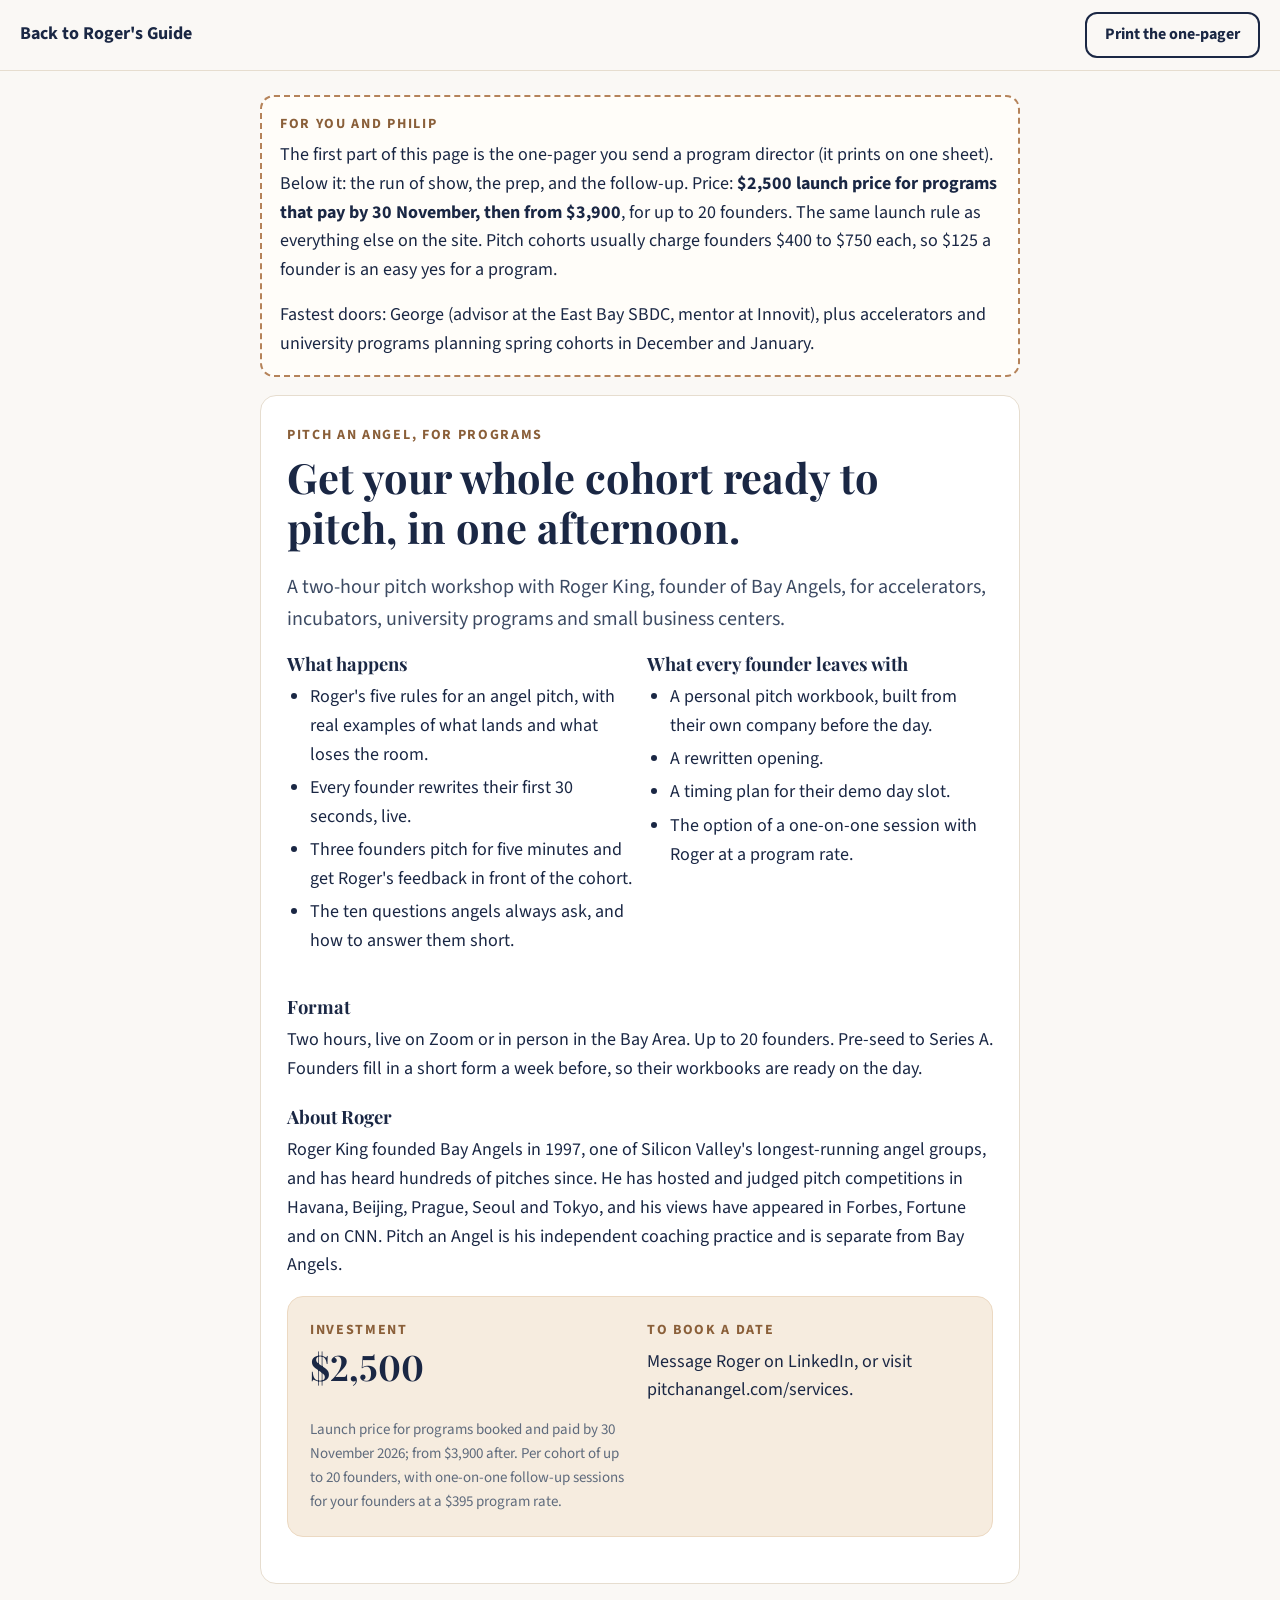
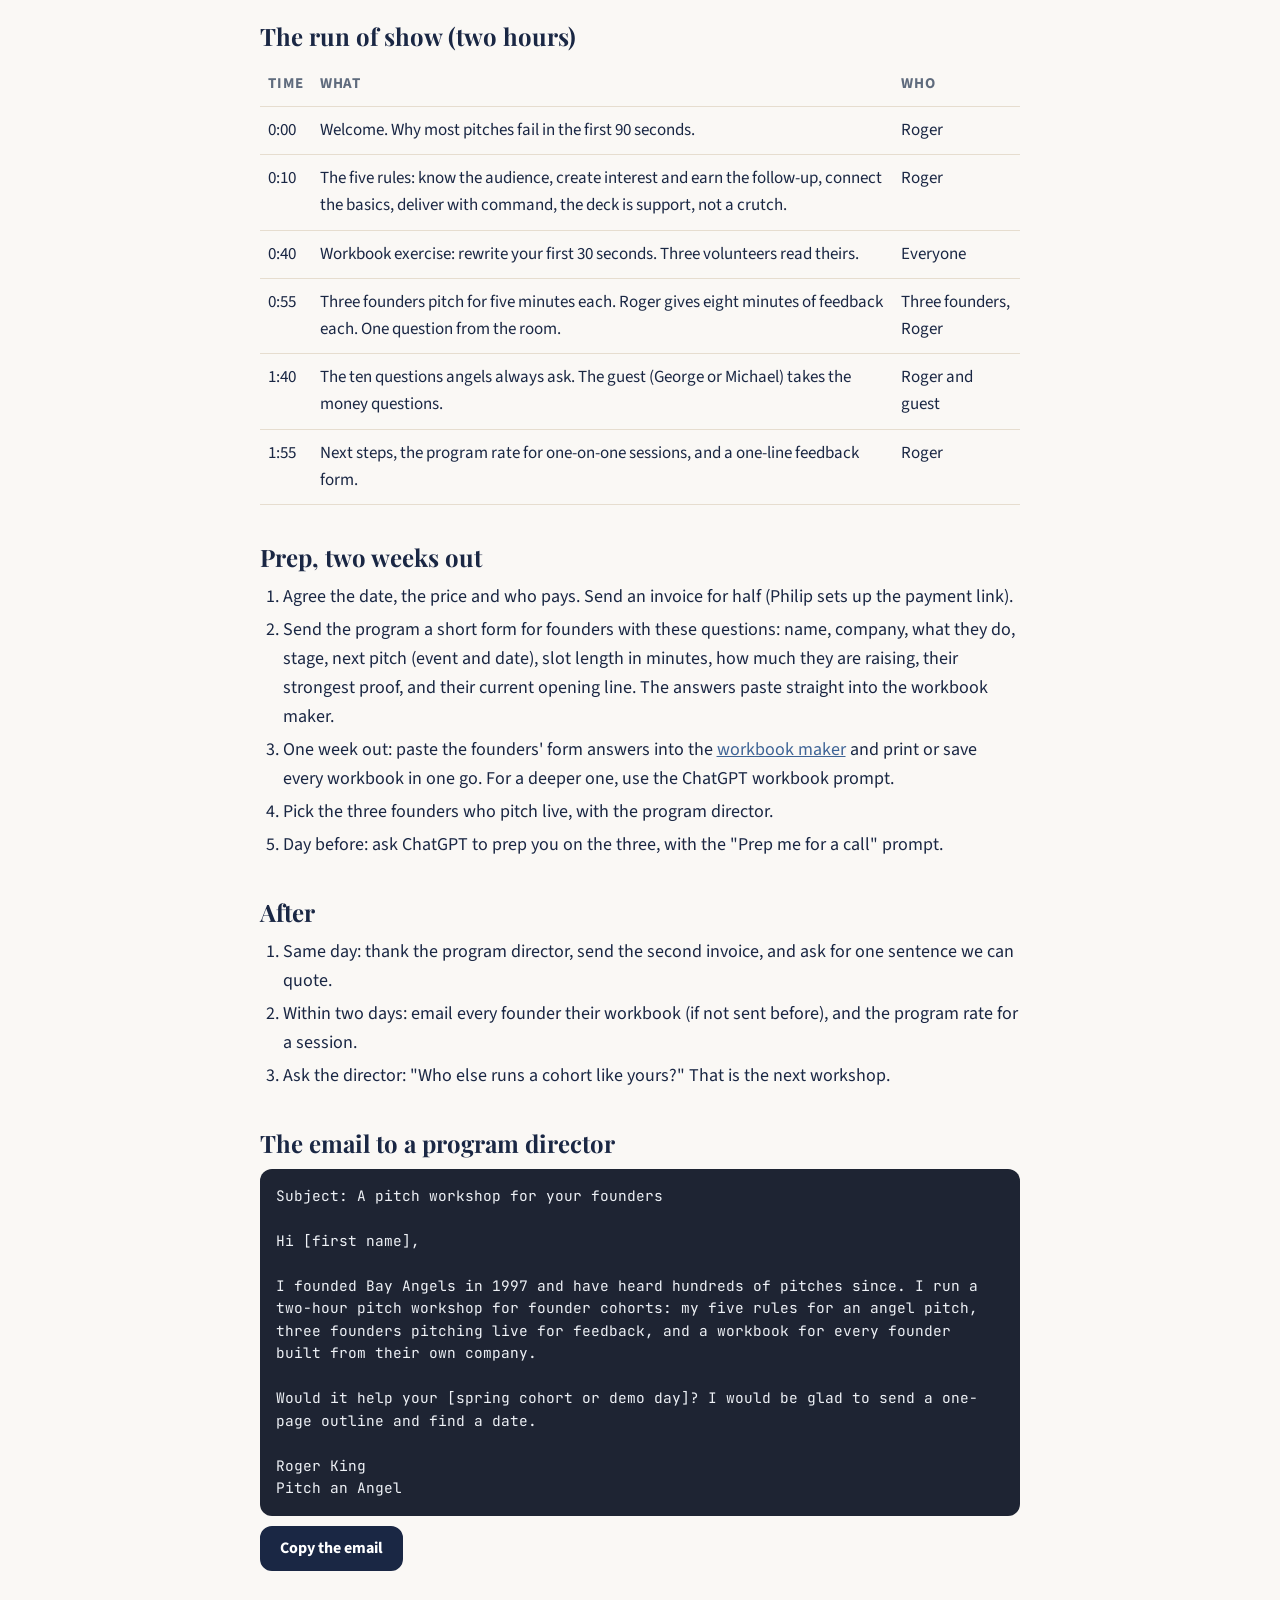
<file: kit/workshop.html>
<!DOCTYPE html>
<html lang="en">
<head>
<meta charset="UTF-8">
<meta name="viewport" content="width=device-width, initial-scale=1">
<meta name="robots" content="noindex, nofollow">
<meta name="color-scheme" content="light">
<title>Cohort Pitch Workshop</title>
<link rel="preconnect" href="https://fonts.googleapis.com">
<link rel="preconnect" href="https://fonts.gstatic.com" crossorigin>
<link href="https://fonts.googleapis.com/css2?family=Playfair+Display:wght@600;700&family=Source+Sans+3:ital,wght@0,400;0,600;0,700;1,400&family=JetBrains+Mono&display=swap" rel="stylesheet">
<link rel="stylesheet" href="/kit/kit.css">
</head>
<body>
<div class="bar"><a href="/#build">Back to Roger's Guide</a><button class="btn ghost" onclick="window.print()">Print the one-pager</button></div>
<div class="wrap">

<div class="note no-print">
  <p class="eyebrow">For you and Philip</p>
  <p>The first part of this page is the one-pager you send a program director (it prints on one sheet). Below it: the run of show, the prep, and the follow-up. Price: <strong>$2,500 launch price for programs that pay by 30 November, then from $3,900</strong>, for up to 20 founders. The same launch rule as everything else on the site. Pitch cohorts usually charge founders $400 to $750 each, so $125 a founder is an easy yes for a program.</p>
  <p>Fastest doors: George (advisor at the East Bay SBDC, mentor at Innovit), plus accelerators and university programs planning spring cohorts in December and January.</p>
</div>

<section class="page">
  <p class="eyebrow">Pitch an Angel, for programs</p>
  <h1>Get your whole cohort ready to pitch, in one afternoon.</h1>
  <p class="lead">A two-hour pitch workshop with Roger King, founder of Bay Angels, for accelerators, incubators, university programs and small business centers.</p>

  <div class="grid2">
    <div>
      <h3 style="margin-top:0">What happens</h3>
      <ul>
        <li>Roger's five rules for an angel pitch, with real examples of what lands and what loses the room.</li>
        <li>Every founder rewrites their first 30 seconds, live.</li>
        <li>Three founders pitch for five minutes and get Roger's feedback in front of the cohort.</li>
        <li>The ten questions angels always ask, and how to answer them short.</li>
      </ul>
    </div>
    <div>
      <h3 style="margin-top:0">What every founder leaves with</h3>
      <ul>
        <li>A personal pitch workbook, built from their own company before the day.</li>
        <li>A rewritten opening.</li>
        <li>A timing plan for their demo day slot.</li>
        <li>The option of a one-on-one session with Roger at a program rate.</li>
      </ul>
    </div>
  </div>

  <h3>Format</h3>
  <p>Two hours, live on Zoom or in person in the Bay Area. Up to 20 founders. Pre-seed to Series A. Founders fill in a short form a week before, so their workbooks are ready on the day.</p>

  <h3>About Roger</h3>
  <p>Roger King founded Bay Angels in 1997, one of Silicon Valley's longest-running angel groups, and has heard hundreds of pitches since. He has hosted and judged pitch competitions in Havana, Beijing, Prague, Seoul and Tokyo, and his views have appeared in Forbes, Fortune and on CNN. Pitch an Angel is his independent coaching practice and is separate from Bay Angels.</p>

  <div class="card gold">
    <div class="grid2">
      <div><p class="eyebrow">Investment</p><p class="price">$2,500</p><p class="small" style="margin:0">Launch price for programs booked and paid by 30 November 2026; from $3,900 after. Per cohort of up to 20 founders, with one-on-one follow-up sessions for your founders at a $395 program rate.</p></div>
      <div><p class="eyebrow">To book a date</p><p style="margin:0">Message Roger on LinkedIn, or visit pitchanangel.com/services.</p></div>
    </div>
  </div>
</section>

<section class="no-print">
  <h2>The run of show (two hours)</h2>
  <table>
    <tr><th>Time</th><th>What</th><th>Who</th></tr>
    <tr><td>0:00</td><td>Welcome. Why most pitches fail in the first 90 seconds.</td><td>Roger</td></tr>
    <tr><td>0:10</td><td>The five rules: know the audience, create interest and earn the follow-up, connect the basics, deliver with command, the deck is support, not a crutch.</td><td>Roger</td></tr>
    <tr><td>0:40</td><td>Workbook exercise: rewrite your first 30 seconds. Three volunteers read theirs.</td><td>Everyone</td></tr>
    <tr><td>0:55</td><td>Three founders pitch for five minutes each. Roger gives eight minutes of feedback each. One question from the room.</td><td>Three founders, Roger</td></tr>
    <tr><td>1:40</td><td>The ten questions angels always ask. The guest (George or Michael) takes the money questions.</td><td>Roger and guest</td></tr>
    <tr><td>1:55</td><td>Next steps, the program rate for one-on-one sessions, and a one-line feedback form.</td><td>Roger</td></tr>
  </table>

  <h2>Prep, two weeks out</h2>
  <ol>
    <li>Agree the date, the price and who pays. Send an invoice for half (Philip sets up the payment link).</li>
    <li>Send the program a short form for founders with these questions: name, company, what they do, stage, next pitch (event and date), slot length in minutes, how much they are raising, their strongest proof, and their current opening line. The answers paste straight into the workbook maker.</li>
    <li>One week out: paste the founders' form answers into the <a href="/kit/workbook-maker.html">workbook maker</a> and print or save every workbook in one go. For a deeper one, use the ChatGPT workbook prompt.</li>
    <li>Pick the three founders who pitch live, with the program director.</li>
    <li>Day before: ask ChatGPT to prep you on the three, with the "Prep me for a call" prompt.</li>
  </ol>

  <h2>After</h2>
  <ol>
    <li>Same day: thank the program director, send the second invoice, and ask for one sentence we can quote.</li>
    <li>Within two days: email every founder their workbook (if not sent before), and the program rate for a session.</li>
    <li>Ask the director: "Who else runs a cohort like yours?" That is the next workshop.</li>
  </ol>

  <h2>The email to a program director</h2>
  <div class="copybox" id="mail">Subject: A pitch workshop for your founders

Hi [first name],

I founded Bay Angels in 1997 and have heard hundreds of pitches since. I run a two-hour pitch workshop for founder cohorts: my five rules for an angel pitch, three founders pitching live for feedback, and a workbook for every founder built from their own company.

Would it help your [spring cohort or demo day]? I would be glad to send a one-page outline and find a date.

Roger King
Pitch an Angel</div>
  <button class="btn" onclick="navigator.clipboard&&navigator.clipboard.writeText(document.getElementById('mail').textContent).then(function(){this.textContent='Copied'}.bind(this))">Copy the email</button>
</section>

</div>
</body>
</html>
</file>
<file: kit/kit.css>
:root{
  --ink:#1a2744;--ink-2:#3c4a63;--muted:#5f6b7d;
  --paper:#faf8f5;--card:#fff;--ivory:#f3eee5;--line:#e6ddcf;
  --gold:#b5835a;--gold-ink:#8a5f39;--gold-soft:#f6ecdf;
  --red:#b3263a;--red-soft:#fbecee;--sage:#4f7d57;--sage-soft:#e6f0e6;
}
*,*::before,*::after{box-sizing:border-box}
html{-webkit-text-size-adjust:100%}
body{margin:0;background:var(--paper);color:var(--ink);font-family:'Source Sans 3',-apple-system,BlinkMacSystemFont,'Segoe UI',sans-serif;font-size:18px;line-height:1.6;-webkit-font-smoothing:antialiased}
h1,h2,h3{font-family:'Playfair Display',Georgia,serif;line-height:1.2;color:var(--ink);font-variant-numeric:lining-nums;margin:0 0 .45em}
h1{font-size:clamp(1.9rem,5.5vw,2.6rem)}
h2{font-size:1.5rem;margin-top:1.6em}
h3{font-size:1.15rem;margin-top:1.2em}
p{margin:0 0 .9em}
a{color:#3f6496}
:focus-visible{outline:3px solid var(--gold);outline-offset:2px}
.bar{position:sticky;top:0;z-index:5;display:flex;justify-content:space-between;align-items:center;gap:12px;padding:12px 20px;background:rgba(250,248,245,.94);backdrop-filter:blur(10px);-webkit-backdrop-filter:blur(10px);border-bottom:1px solid var(--line)}
.bar a{font-weight:700;text-decoration:none;color:var(--ink);min-height:44px;display:inline-flex;align-items:center}
.btn{display:inline-flex;align-items:center;justify-content:center;min-height:44px;padding:8px 18px;border-radius:12px;border:2px solid var(--ink);background:var(--ink);color:#fff;font:inherit;font-weight:700;font-size:16px;cursor:pointer;text-decoration:none}
.btn.ghost{background:transparent;color:var(--ink)}
.wrap{max-width:800px;margin:0 auto;padding:24px 20px 80px}
.eyebrow{font-size:14px;font-weight:700;letter-spacing:.12em;text-transform:uppercase;color:var(--gold-ink);margin:0 0 6px}
.lead{font-size:20px;color:var(--ink-2)}
.muted{color:var(--muted)}
.small{font-size:15px;color:var(--muted)}
.card{background:var(--card);border:1px solid var(--line);border-radius:16px;padding:22px;margin:0 0 18px}
.card.soft{background:var(--ivory)}
.card.gold{background:var(--gold-soft);border-color:#ecd9c2}
.card.warn{background:var(--red-soft);border-color:#f0c9cf}
.note{border:2px dashed var(--gold);border-radius:14px;padding:16px 18px;background:#fffdf9;margin:0 0 18px}
.note p:last-child{margin:0}
.grid2{display:grid;gap:14px}
@media (min-width:640px){.grid2{grid-template-columns:1fr 1fr}}
ul,ol{padding-left:1.25em;margin:0 0 1em}
li{margin:.25em 0}
table{width:100%;border-collapse:collapse;margin:0 0 1em;font-size:17px}
th,td{text-align:left;padding:10px 8px;border-bottom:1px solid var(--line);vertical-align:top}
th{font-size:15px;text-transform:uppercase;letter-spacing:.06em;color:var(--muted)}
.write{border:1.5px solid #d8ccb9;border-radius:10px;min-height:96px;background:#fff;margin:6px 0 16px;padding:10px 12px;color:var(--muted);font-size:15px}
.write.tall{min-height:150px}
.write.short{min-height:52px}
.example{background:var(--ivory);border-left:4px solid var(--gold);border-radius:8px;padding:12px 16px;margin:8px 0 14px}
.example.bad{border-left-color:var(--red);background:var(--red-soft)}
.example.good{border-left-color:var(--sage);background:var(--sage-soft)}
.price{font-family:'Playfair Display',serif;font-size:2.2rem;font-weight:700;font-variant-numeric:lining-nums;line-height:1.1}
.timeline{border-left:3px solid var(--line);margin:8px 0 0 8px;padding-left:20px}
.timeline .it{position:relative;margin:0 0 18px}
.timeline .it::before{content:'';position:absolute;left:-29px;top:6px;width:15px;height:15px;border-radius:50%;background:var(--gold);border:3px solid var(--paper)}
.timeline .when{font-weight:700;color:var(--gold-ink);font-size:15px;text-transform:uppercase;letter-spacing:.08em}
.score{display:grid;grid-template-columns:1fr;gap:8px;align-items:start;padding:12px 0;border-bottom:1px solid var(--line)}
.score .dots5{order:-1}
@media (min-width:560px),print{.score{grid-template-columns:1fr auto}.score .dots5{order:0}}
.dots5{display:flex;gap:6px}
.dots5 span{width:34px;height:34px;border-radius:50%;border:2px solid var(--gold);display:flex;align-items:center;justify-content:center;font-weight:700;font-size:15px;color:var(--gold-ink)}
.copybox{background:#1e2433;color:#eef1f6;border-radius:12px;padding:16px;white-space:pre-wrap;font-family:'JetBrains Mono',ui-monospace,Menlo,monospace;font-size:14.5px;line-height:1.55;margin:8px 0 10px}
.page{background:var(--card);border:1px solid var(--line);border-radius:16px;padding:28px 26px;margin:0 0 22px}
.mark{display:inline-block;font-size:13px;font-weight:700;padding:2px 10px;border-radius:999px;background:var(--gold-soft);color:var(--gold-ink)}
@page{margin:0.6in}
@media print{
  body{background:#fff;font-size:12pt}
  .bar,.no-print{display:none!important}
  .wrap{max-width:none;padding:0}
  .page,.card{border:none;border-radius:0;padding:0;margin:0 0 18pt;break-inside:avoid}
  .write{min-height:70pt}
  .write.tall{min-height:110pt}
  a{color:inherit;text-decoration:none}
}
</file>
